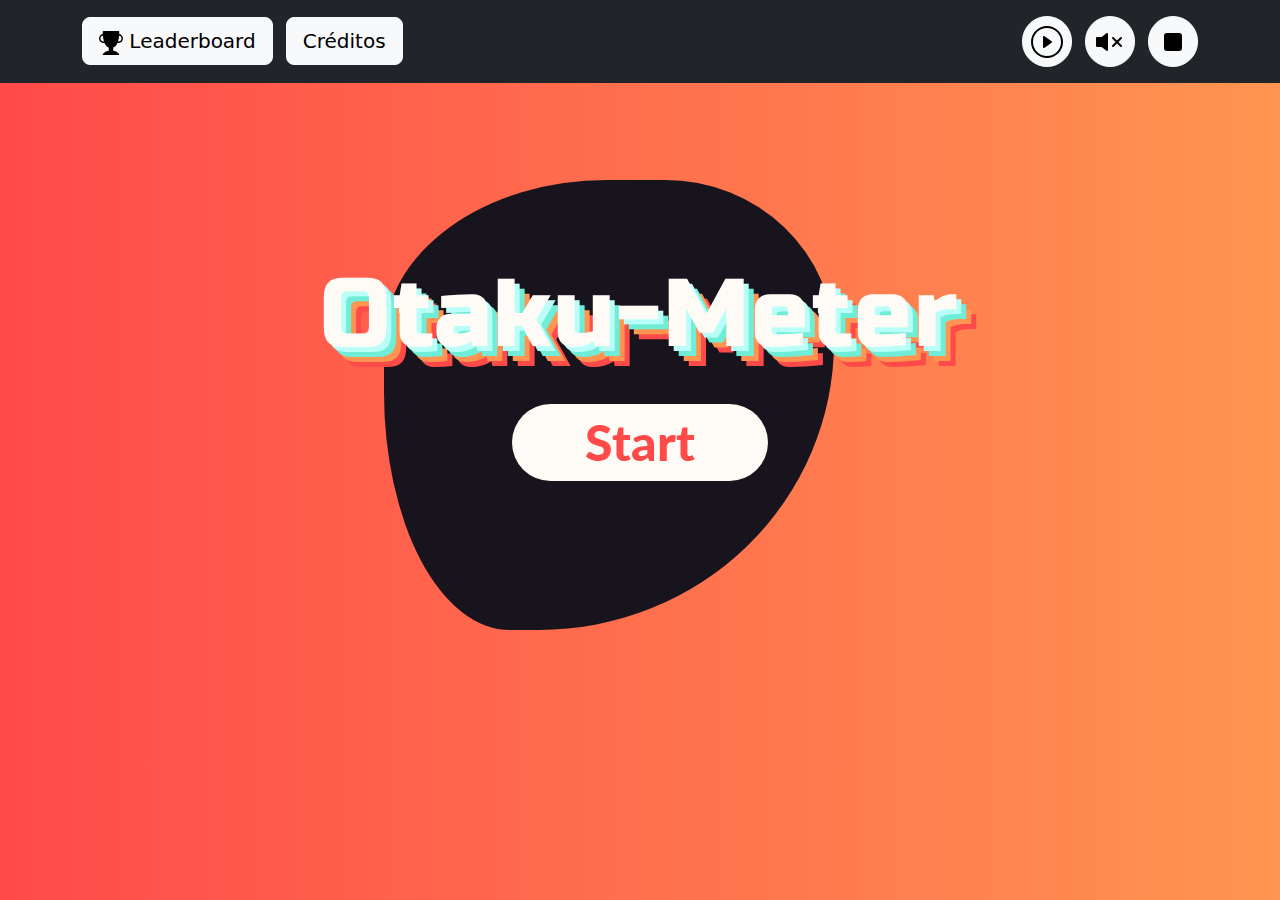
<file: public/index.html>
<!DOCTYPE html>
<html>
    <head>
        <meta charset="utf-8">
        <meta http-equiv="X-UA-Compatible" content="IE=edge">
        <title>Otaku-Meter</title>
        <meta name="description" content="">
        <meta name="viewport" content="width=device-width, initial-scale=1">
        <link rel="preconnect" href="https://fonts.googleapis.com">
        <link rel="preconnect" href="https://fonts.gstatic.com" crossorigin>
        <link href="https://fonts.googleapis.com/css2?family=Lato:ital,wght@0,100;0,300;0,400;0,700;0,900;1,100;1,300;1,400;1,700;1,900&family=Russo+One&display=swap" rel="stylesheet">
        <link href="https://cdn.jsdelivr.net/npm/bootstrap@5.3.3/dist/css/bootstrap.min.css" rel="stylesheet" integrity="sha384-QWTKZyjpPEjISv5WaRU9OFeRpok6YctnYmDr5pNlyT2bRjXh0JMhjY6hW+ALEwIH" crossorigin="anonymous">
        <link rel="stylesheet" href="./css/colors.css">
        <link rel="stylesheet" href="./css/start.css">
        <link rel="stylesheet" href="./css/fonts.css">
    </head>
    <body id="bootstrap-override" class="">
        <section id="start-page" class="slider-thumb">
            <nav class="py-3 bg-dark">
                <div class="container d-flex align-items-center justify-content-between">
                    <div>
                        <button id="leaderboard" class="btn btn-lg btn-light">
                            <svg xmlns="http://www.w3.org/2000/svg" width="24" height="24" fill="currentColor" class="bi bi-trophy-fill" viewBox="0 0 16 16">
                                <path d="M2.5.5A.5.5 0 0 1 3 0h10a.5.5 0 0 1 .5.5q0 .807-.034 1.536a3 3 0 1 1-1.133 5.89c-.79 1.865-1.878 2.777-2.833 3.011v2.173l1.425.356c.194.048.377.135.537.255L13.3 15.1a.5.5 0 0 1-.3.9H3a.5.5 0 0 1-.3-.9l1.838-1.379c.16-.12.343-.207.537-.255L6.5 13.11v-2.173c-.955-.234-2.043-1.146-2.833-3.012a3 3 0 1 1-1.132-5.89A33 33 0 0 1 2.5.5m.099 2.54a2 2 0 0 0 .72 3.935c-.333-1.05-.588-2.346-.72-3.935m10.083 3.935a2 2 0 0 0 .72-3.935c-.133 1.59-.388 2.885-.72 3.935"/>
                              </svg>
                            Leaderboard
                        </button>
                        <button id="credits" class="btn btn-lg btn-light mx-2">
                            Créditos
                        </button>
                    </div>
                    <div>
                        <audio id="audio" src="./assets/chikadance.mp3"></audio>
                        <button id="playPause" class="music-btn btn btn-lg p-2 btn-light rounded-5">
                            <svg xmlns="http://www.w3.org/2000/svg" width="32" height="32" fill="currentColor" class="bi bi-play-circle" viewBox="0 0 16 16">
                                <path d="M8 15A7 7 0 1 1 8 1a7 7 0 0 1 0 14m0 1A8 8 0 1 0 8 0a8 8 0 0 0 0 16"/>
                                <path d="M6.271 5.055a.5.5 0 0 1 .52.038l3.5 2.5a.5.5 0 0 1 0 .814l-3.5 2.5A.5.5 0 0 1 6 10.5v-5a.5.5 0 0 1 .271-.445"/>
                            </svg>
                        </button>
                        <button id="mute" class="music-btn btn btn-lg btn-light mx-2 p-2 rounded-5">
                            <svg xmlns="http://www.w3.org/2000/svg" width="32" height="32" fill="currentColor" class="bi bi-volume-mute-fill" viewBox="0 0 16 16">
                                <path d="M6.717 3.55A.5.5 0 0 1 7 4v8a.5.5 0 0 1-.812.39L3.825 10.5H1.5A.5.5 0 0 1 1 10V6a.5.5 0 0 1 .5-.5h2.325l2.363-1.89a.5.5 0 0 1 .529-.06m7.137 2.096a.5.5 0 0 1 0 .708L12.207 8l1.647 1.646a.5.5 0 0 1-.708.708L11.5 8.707l-1.646 1.647a.5.5 0 0 1-.708-.708L10.793 8 9.146 6.354a.5.5 0 1 1 .708-.708L11.5 7.293l1.646-1.647a.5.5 0 0 1 .708 0"/>
                            </svg>
                        </button>
                        <button id="stop" class="music-btn btn btn-lg btn-light p-2 rounded-5">
                            <svg xmlns="http://www.w3.org/2000/svg" width="32" height="32" fill="currentColor" class="bi bi-stop-fill" viewBox="0 0 16 16">
                                <path d="M5 3.5h6A1.5 1.5 0 0 1 12.5 5v6a1.5 1.5 0 0 1-1.5 1.5H5A1.5 1.5 0 0 1 3.5 11V5A1.5 1.5 0 0 1 5 3.5"/>
                            </svg>
                        </button>
                    </div>
                </div>
            </nav>
            <div class="title-page container d-flex align-items-center justify-content-center">
                <span class="game-title russo-one-regular">
                    Otaku-Meter
                </span>
                <button id="start" class="start-btn lato-black">Start</button>
            </div>
        </section>
        <script src="./js/start.js" async defer></script>
        <script src="./js/music.js"></script>
        <script src="https://cdn.jsdelivr.net/npm/bootstrap@5.3.3/dist/js/bootstrap.bundle.min.js" integrity="sha384-YvpcrYf0tY3lHB60NNkmXc5s9fDVZLESaAA55NDzOxhy9GkcIdslK1eN7N6jIeHz" crossorigin="anonymous"></script>
    </body>
</html>
</file>
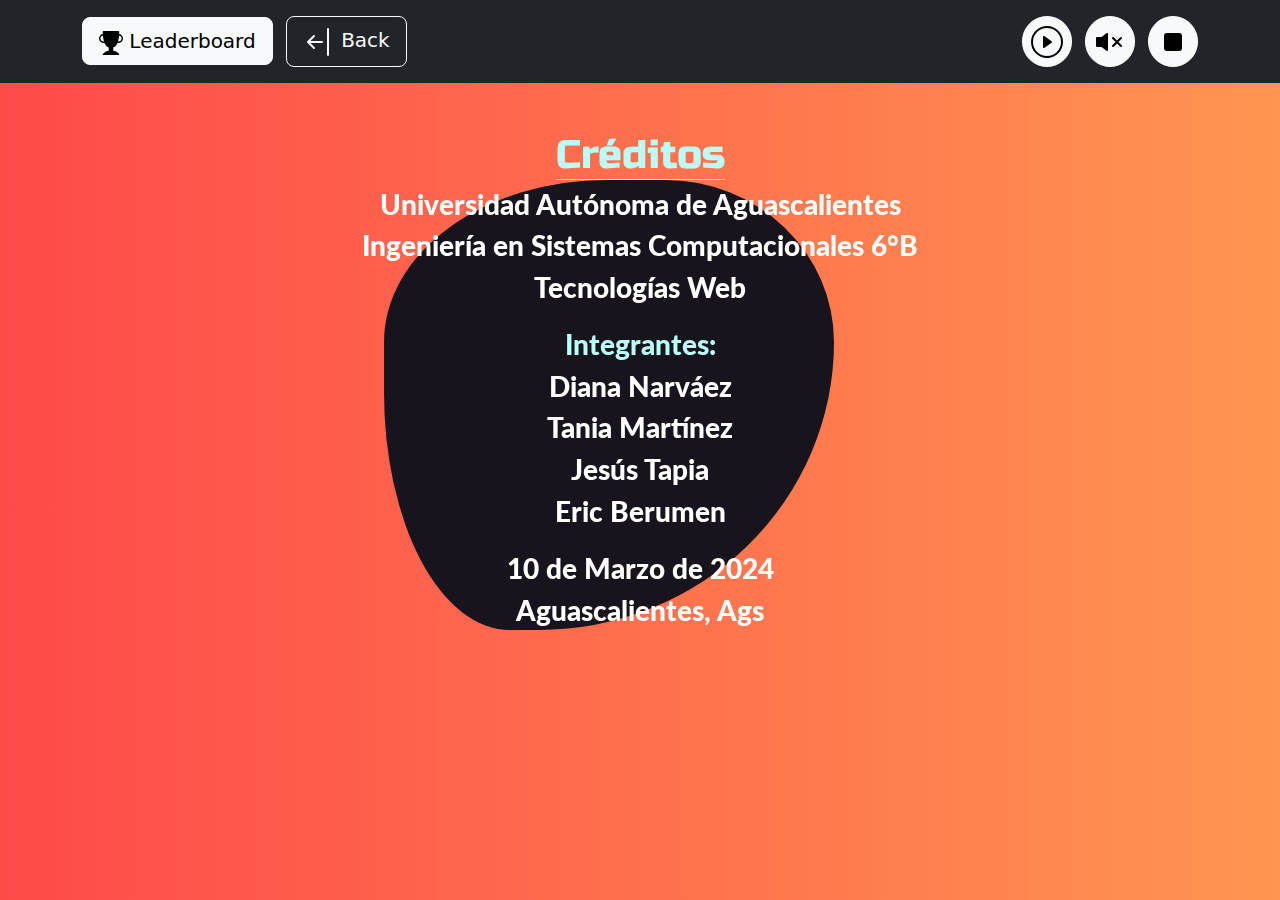
<file: public/credits.html>
<!DOCTYPE html>
<html>
    <head>
        <meta charset="utf-8">
        <meta http-equiv="X-UA-Compatible" content="IE=edge">
        <title>Otaku-Meter</title>
        <meta name="description" content="">
        <meta name="viewport" content="width=device-width, initial-scale=1">
        <link rel="preconnect" href="https://fonts.googleapis.com">
        <link rel="preconnect" href="https://fonts.gstatic.com" crossorigin>
        <link href="https://fonts.googleapis.com/css2?family=Lato:ital,wght@0,100;0,300;0,400;0,700;0,900;1,100;1,300;1,400;1,700;1,900&family=Russo+One&display=swap" rel="stylesheet">
        <link href="https://cdn.jsdelivr.net/npm/bootstrap@5.3.3/dist/css/bootstrap.min.css" rel="stylesheet" integrity="sha384-QWTKZyjpPEjISv5WaRU9OFeRpok6YctnYmDr5pNlyT2bRjXh0JMhjY6hW+ALEwIH" crossorigin="anonymous">
        <link rel="stylesheet" href="./css/colors.css">
        <link rel="stylesheet" href="./css/fonts.css">
        <link rel="stylesheet" href="./css/start.css">
    </head>
    <body id="bootstrap-override" class="">
        <section id="name-page" class="slider-thumb">
            <nav class="py-3 bg-dark">
                <div class="container d-flex align-items-center justify-content-between">
                    <div>
                        <button id="leaderboard" class="btn btn-lg btn-light">
                            <svg xmlns="http://www.w3.org/2000/svg" width="24" height="24" fill="currentColor" class="bi bi-trophy-fill" viewBox="0 0 16 16">
                                <path d="M2.5.5A.5.5 0 0 1 3 0h10a.5.5 0 0 1 .5.5q0 .807-.034 1.536a3 3 0 1 1-1.133 5.89c-.79 1.865-1.878 2.777-2.833 3.011v2.173l1.425.356c.194.048.377.135.537.255L13.3 15.1a.5.5 0 0 1-.3.9H3a.5.5 0 0 1-.3-.9l1.838-1.379c.16-.12.343-.207.537-.255L6.5 13.11v-2.173c-.955-.234-2.043-1.146-2.833-3.012a3 3 0 1 1-1.132-5.89A33 33 0 0 1 2.5.5m.099 2.54a2 2 0 0 0 .72 3.935c-.333-1.05-.588-2.346-.72-3.935m10.083 3.935a2 2 0 0 0 .72-3.935c-.133 1.59-.388 2.885-.72 3.935"/>
                              </svg>
                            Leaderboard
                        </button>
                        <button id="back" class="btn btn-lg btn-outline-light mx-2">
                            <svg xmlns="http://www.w3.org/2000/svg" width="32" height="32" fill="currentColor" class="bi bi-arrow-bar-left" viewBox="0 0 16 16">
                                <path fill-rule="evenodd" d="M12.5 15a.5.5 0 0 1-.5-.5v-13a.5.5 0 0 1 1 0v13a.5.5 0 0 1-.5.5M10 8a.5.5 0 0 1-.5.5H3.707l2.147 2.146a.5.5 0 0 1-.708.708l-3-3a.5.5 0 0 1 0-.708l3-3a.5.5 0 1 1 .708.708L3.707 7.5H9.5a.5.5 0 0 1 .5.5"/>
                            </svg>
                            Back
                        </button>
                    </div>
                    <div>
                        <audio id="audio" src="./assets/chikadance.mp3"></audio>
                        <button id="playPause" class="music-btn btn btn-lg p-2 btn-light rounded-5">
                            <svg xmlns="http://www.w3.org/2000/svg" width="32" height="32" fill="currentColor" class="bi bi-play-circle" viewBox="0 0 16 16">
                                <path d="M8 15A7 7 0 1 1 8 1a7 7 0 0 1 0 14m0 1A8 8 0 1 0 8 0a8 8 0 0 0 0 16"/>
                                <path d="M6.271 5.055a.5.5 0 0 1 .52.038l3.5 2.5a.5.5 0 0 1 0 .814l-3.5 2.5A.5.5 0 0 1 6 10.5v-5a.5.5 0 0 1 .271-.445"/>
                            </svg>
                        </button>
                        <button id="mute" class="music-btn btn btn-lg btn-light mx-2 p-2 rounded-5">
                            <svg xmlns="http://www.w3.org/2000/svg" width="32" height="32" fill="currentColor" class="bi bi-volume-mute-fill" viewBox="0 0 16 16">
                                <path d="M6.717 3.55A.5.5 0 0 1 7 4v8a.5.5 0 0 1-.812.39L3.825 10.5H1.5A.5.5 0 0 1 1 10V6a.5.5 0 0 1 .5-.5h2.325l2.363-1.89a.5.5 0 0 1 .529-.06m7.137 2.096a.5.5 0 0 1 0 .708L12.207 8l1.647 1.646a.5.5 0 0 1-.708.708L11.5 8.707l-1.646 1.647a.5.5 0 0 1-.708-.708L10.793 8 9.146 6.354a.5.5 0 1 1 .708-.708L11.5 7.293l1.646-1.647a.5.5 0 0 1 .708 0"/>
                            </svg>
                        </button>
                        <button id="stop" class="music-btn btn btn-lg btn-light p-2 rounded-5">
                            <svg xmlns="http://www.w3.org/2000/svg" width="32" height="32" fill="currentColor" class="bi bi-stop-fill" viewBox="0 0 16 16">
                                <path d="M5 3.5h6A1.5 1.5 0 0 1 12.5 5v6a1.5 1.5 0 0 1-1.5 1.5H5A1.5 1.5 0 0 1 3.5 11V5A1.5 1.5 0 0 1 5 3.5"/>
                            </svg>
                        </button>
                    </div>
                </div>
            </nav>
            <div class="container d-flex h-75 justify-content-center align-items-center flex-column mt-5">
                <span class="russo-one-regular h1 color1 border-bottom">Créditos</span>
                <span class="lato-black text-white h3">Universidad Autónoma de Aguascalientes</span>
                <span class="lato-black text-white h3">Ingeniería en Sistemas Computacionales 6°B</span>
                <span class="lato-black text-white h3 mb-4">Tecnologías Web</span>
                <span class="lato-black h3 color1">Integrantes:</span>
                <span class="lato-black text-white h3">Diana Narváez</span>
                <span class="lato-black text-white h3">Tania Martínez</span>
                <span class="lato-black text-white h3">Jesús Tapia</span>
                <span class="lato-black text-white h3 mb-4">Eric Berumen</span>
                <span class="lato-black text-white h3">10 de Marzo de 2024</span>
                <span class="lato-black text-white h3">Aguascalientes, Ags</span>
            </div>
        </section>
        <script src="./js/music.js"></script>
        <script src="https://cdn.jsdelivr.net/npm/bootstrap@5.3.3/dist/js/bootstrap.bundle.min.js" integrity="sha384-YvpcrYf0tY3lHB60NNkmXc5s9fDVZLESaAA55NDzOxhy9GkcIdslK1eN7N6jIeHz" crossorigin="anonymous"></script>
    </body>
</html>
</file>
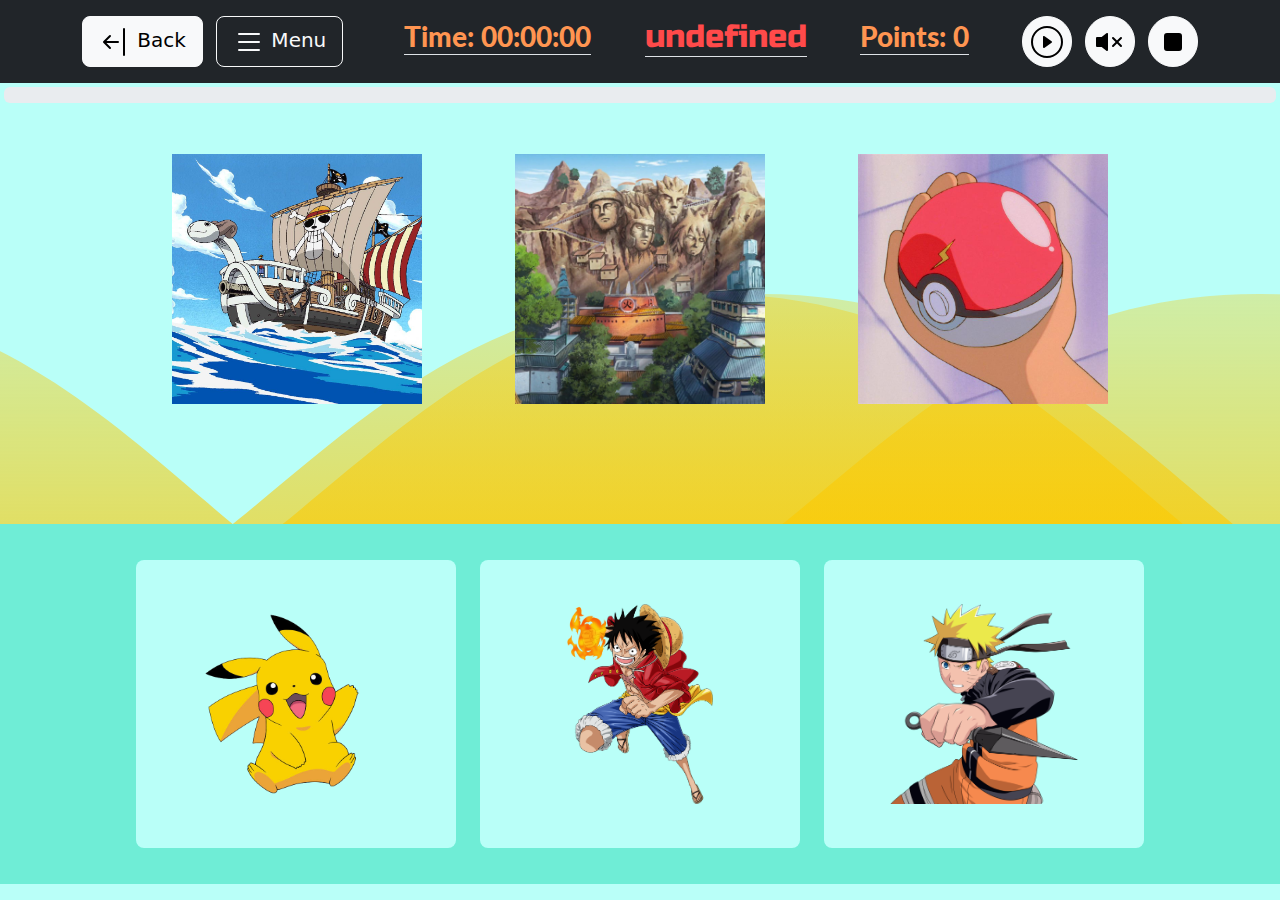
<file: public/easy.html>
<!DOCTYPE html>
<html>
    <head>
        <meta charset="utf-8">
        <meta http-equiv="X-UA-Compatible" content="IE=edge">
        <title>Otaku-Meter</title>
        <meta name="description" content="">
        <meta name="viewport" content="width=device-width, initial-scale=1">
        <link rel="preconnect" href="https://fonts.googleapis.com">
        <link rel="preconnect" href="https://fonts.gstatic.com" crossorigin>
        <link href="https://fonts.googleapis.com/css2?family=Lato:ital,wght@0,100;0,300;0,400;0,700;0,900;1,100;1,300;1,400;1,700;1,900&family=Russo+One&display=swap" rel="stylesheet">
        <link href="https://cdn.jsdelivr.net/npm/bootstrap@5.3.3/dist/css/bootstrap.min.css" rel="stylesheet" integrity="sha384-QWTKZyjpPEjISv5WaRU9OFeRpok6YctnYmDr5pNlyT2bRjXh0JMhjY6hW+ALEwIH" crossorigin="anonymous">
        <link rel="stylesheet" href="./css/colors.css">
        <link rel="stylesheet" href="./css/fonts.css">
        <link rel="stylesheet" href="./css/game.css">
    </head>
    <body id="bootstrap-override" class="">
        <section id="game-page" class="bg-color1">

            <nav class="py-3 bg-dark">
                <div class="container d-flex align-items-center justify-content-between">
                    <div>
                        <button id="setName" class="btn btn-lg btn-light">
                            <svg xmlns="http://www.w3.org/2000/svg" width="32" height="32" fill="currentColor" class="bi bi-arrow-bar-left" viewBox="0 0 16 16">
                                <path fill-rule="evenodd" d="M12.5 15a.5.5 0 0 1-.5-.5v-13a.5.5 0 0 1 1 0v13a.5.5 0 0 1-.5.5M10 8a.5.5 0 0 1-.5.5H3.707l2.147 2.146a.5.5 0 0 1-.708.708l-3-3a.5.5 0 0 1 0-.708l3-3a.5.5 0 1 1 .708.708L3.707 7.5H9.5a.5.5 0 0 1 .5.5"/>
                            </svg>
                            Back
                        </button>
                        <button id="menu" class="btn btn-lg btn-outline-light mx-2">
                            <svg xmlns="http://www.w3.org/2000/svg" width="32" height="32" fill="currentColor" class="bi bi-list" viewBox="0 0 16 16">
                                <path fill-rule="evenodd" d="M2.5 12a.5.5 0 0 1 .5-.5h10a.5.5 0 0 1 0 1H3a.5.5 0 0 1-.5-.5m0-4a.5.5 0 0 1 .5-.5h10a.5.5 0 0 1 0 1H3a.5.5 0 0 1-.5-.5m0-4a.5.5 0 0 1 .5-.5h10a.5.5 0 0 1 0 1H3a.5.5 0 0 1-.5-.5"/>
                            </svg>
                            Menu
                        </button>
                    </div>
                    <span id="time" class="h3 lato-black color3 border-bottom">Time: <span id="display">00:00:00</span></span>
                    <span id="name" class="h2 russo-one-regular color4 border-bottom">NoobMaster69</span>
                    <span class="h3 lato-black color3 border-bottom">Points: <span id="points">0</span></span>
                    <div>
                        <audio id="audio" src="./assets/chikadance.mp3"></audio>
                        <button id="playPause" class="music-btn btn btn-lg p-2 btn-light rounded-5">
                            <svg xmlns="http://www.w3.org/2000/svg" width="32" height="32" fill="currentColor" class="bi bi-play-circle" viewBox="0 0 16 16">
                                <path d="M8 15A7 7 0 1 1 8 1a7 7 0 0 1 0 14m0 1A8 8 0 1 0 8 0a8 8 0 0 0 0 16"/>
                                <path d="M6.271 5.055a.5.5 0 0 1 .52.038l3.5 2.5a.5.5 0 0 1 0 .814l-3.5 2.5A.5.5 0 0 1 6 10.5v-5a.5.5 0 0 1 .271-.445"/>
                            </svg>
                        </button>
                        <button id="mute" class="music-btn btn btn-lg btn-light mx-2 p-2 rounded-5">
                            <svg xmlns="http://www.w3.org/2000/svg" width="32" height="32" fill="currentColor" class="bi bi-volume-mute-fill" viewBox="0 0 16 16">
                                <path d="M6.717 3.55A.5.5 0 0 1 7 4v8a.5.5 0 0 1-.812.39L3.825 10.5H1.5A.5.5 0 0 1 1 10V6a.5.5 0 0 1 .5-.5h2.325l2.363-1.89a.5.5 0 0 1 .529-.06m7.137 2.096a.5.5 0 0 1 0 .708L12.207 8l1.647 1.646a.5.5 0 0 1-.708.708L11.5 8.707l-1.646 1.647a.5.5 0 0 1-.708-.708L10.793 8 9.146 6.354a.5.5 0 1 1 .708-.708L11.5 7.293l1.646-1.647a.5.5 0 0 1 .708 0"/>
                            </svg>
                        </button>
                        <button id="stop" class="music-btn btn btn-lg btn-light p-2 rounded-5">
                            <svg xmlns="http://www.w3.org/2000/svg" width="32" height="32" fill="currentColor" class="bi bi-stop-fill" viewBox="0 0 16 16">
                                <path d="M5 3.5h6A1.5 1.5 0 0 1 12.5 5v6a1.5 1.5 0 0 1-1.5 1.5H5A1.5 1.5 0 0 1 3.5 11V5A1.5 1.5 0 0 1 5 3.5"/>
                            </svg>
                        </button>
                    </div>
                </div>
            </nav>
            <div id="progress" class="p-1">
                <div class="progress" role="progressbar" aria-label="Animated striped example" aria-valuenow="0" aria-valuemin="0" aria-valuemax="100">
                    <div id="progressBar" class="progress-bar progress-bar-striped progress-bar-animated bg-info"></div>
                </div>
            </div>
            <section id="gameSection" class="bg-waves">
                <div id="dropsSection" class="container col-9 d-flex align-items-center justify-content-between">
                    <canvas id="dropBox1" height="250px" width="250px"></canvas>
                    <canvas id="dropBox2" height="250px" width="250px"></canvas>
                    <canvas id="dropBox3" height="250px" width="250px"></canvas>
                </div>
                <div id="namesSection" class="container col-10 d-flex align-items-center justify-content-between">
                    <span id="s1" class="h1 color2 russo-one-regular name col-4 text-center"></span>
                    <span id="s2" class="h1 color3 russo-one-regular name col-4 text-center"></span>
                    <span id="s3" class="h1 color4 russo-one-regular name col-4 text-center"></span>
                </div>
                <div id="dragsSection" class="bg-color2 d-flex align-items-center justify-content-center">
                    <div id="dragBox1" class="drag-box bg-color1 col-3 rounded-3 d-flex justify-content-center align-items-center">
                        
                    </div>
                    <div id="dragBox2" class="drag-box bg-color1 mx-4 col-3 rounded-3 d-flex justify-content-center align-items-center">

                    </div>
                    <div id="dragBox3" class="drag-box bg-color1 col-3 rounded-3 d-flex justify-content-center align-items-center">
                
                    </div>
                </div>
            </section>
        </section>
        <script src="./js/easy.js"></script>
        <script src="./js/music.js"></script>
        <script src="https://cdn.jsdelivr.net/npm/bootstrap@5.3.3/dist/js/bootstrap.bundle.min.js" integrity="sha384-YvpcrYf0tY3lHB60NNkmXc5s9fDVZLESaAA55NDzOxhy9GkcIdslK1eN7N6jIeHz" crossorigin="anonymous"></script>
    </body>
</html>
</file>
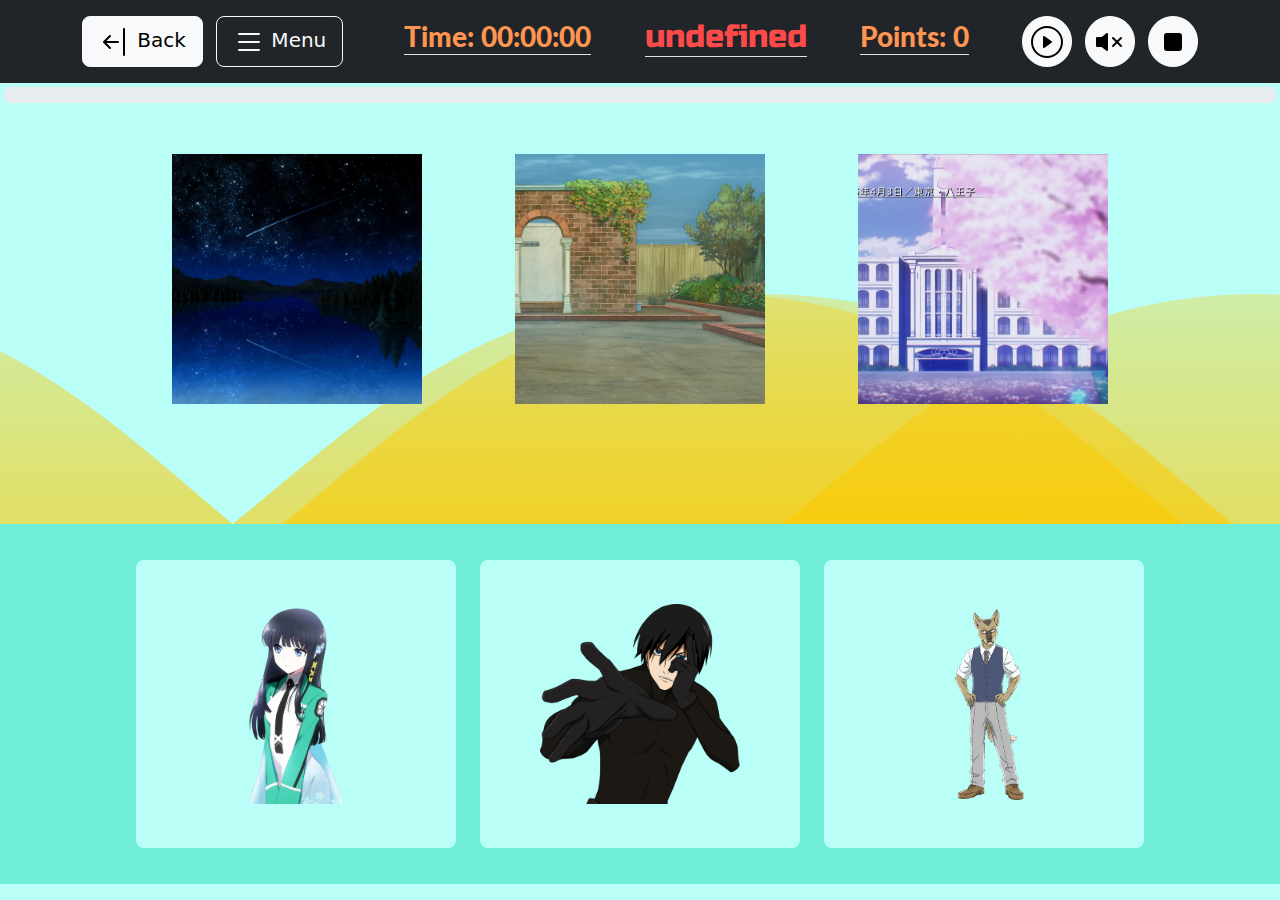
<file: public/hard.html>
<!DOCTYPE html>
<html>
    <head>
        <meta charset="utf-8">
        <meta http-equiv="X-UA-Compatible" content="IE=edge">
        <title>Otaku-Meter</title>
        <meta name="description" content="">
        <meta name="viewport" content="width=device-width, initial-scale=1">
        <link rel="preconnect" href="https://fonts.googleapis.com">
        <link rel="preconnect" href="https://fonts.gstatic.com" crossorigin>
        <link href="https://fonts.googleapis.com/css2?family=Lato:ital,wght@0,100;0,300;0,400;0,700;0,900;1,100;1,300;1,400;1,700;1,900&family=Russo+One&display=swap" rel="stylesheet">
        <link href="https://cdn.jsdelivr.net/npm/bootstrap@5.3.3/dist/css/bootstrap.min.css" rel="stylesheet" integrity="sha384-QWTKZyjpPEjISv5WaRU9OFeRpok6YctnYmDr5pNlyT2bRjXh0JMhjY6hW+ALEwIH" crossorigin="anonymous">
        <link rel="stylesheet" href="./css/colors.css">
        <link rel="stylesheet" href="./css/fonts.css">
        <link rel="stylesheet" href="./css/game.css">
    </head>
    <body id="bootstrap-override" class="">
        <section id="game-page" class="bg-color1">

            <nav class="py-3 bg-dark">
                <div class="container d-flex align-items-center justify-content-between">
                    <div>
                        <button id="setName" class="btn btn-lg btn-light">
                            <svg xmlns="http://www.w3.org/2000/svg" width="32" height="32" fill="currentColor" class="bi bi-arrow-bar-left" viewBox="0 0 16 16">
                                <path fill-rule="evenodd" d="M12.5 15a.5.5 0 0 1-.5-.5v-13a.5.5 0 0 1 1 0v13a.5.5 0 0 1-.5.5M10 8a.5.5 0 0 1-.5.5H3.707l2.147 2.146a.5.5 0 0 1-.708.708l-3-3a.5.5 0 0 1 0-.708l3-3a.5.5 0 1 1 .708.708L3.707 7.5H9.5a.5.5 0 0 1 .5.5"/>
                            </svg>
                            Back
                        </button>
                        <button id="menu" class="btn btn-lg btn-outline-light mx-2">
                            <svg xmlns="http://www.w3.org/2000/svg" width="32" height="32" fill="currentColor" class="bi bi-list" viewBox="0 0 16 16">
                                <path fill-rule="evenodd" d="M2.5 12a.5.5 0 0 1 .5-.5h10a.5.5 0 0 1 0 1H3a.5.5 0 0 1-.5-.5m0-4a.5.5 0 0 1 .5-.5h10a.5.5 0 0 1 0 1H3a.5.5 0 0 1-.5-.5m0-4a.5.5 0 0 1 .5-.5h10a.5.5 0 0 1 0 1H3a.5.5 0 0 1-.5-.5"/>
                            </svg>
                            Menu
                        </button>
                    </div>
                    <span id="time" class="h3 lato-black color3 border-bottom">Time: <span id="display">00:00:00</span></span>
                    <span id="name" class="h2 russo-one-regular color4 border-bottom">NoobMaster69</span>
                    <span class="h3 lato-black color3 border-bottom">Points: <span id="points">0</span></span>
                    <div>
                        <audio id="audio" src="./assets/chikadance.mp3"></audio>
                        <button id="playPause" class="music-btn btn btn-lg p-2 btn-light rounded-5">
                            <svg xmlns="http://www.w3.org/2000/svg" width="32" height="32" fill="currentColor" class="bi bi-play-circle" viewBox="0 0 16 16">
                                <path d="M8 15A7 7 0 1 1 8 1a7 7 0 0 1 0 14m0 1A8 8 0 1 0 8 0a8 8 0 0 0 0 16"/>
                                <path d="M6.271 5.055a.5.5 0 0 1 .52.038l3.5 2.5a.5.5 0 0 1 0 .814l-3.5 2.5A.5.5 0 0 1 6 10.5v-5a.5.5 0 0 1 .271-.445"/>
                            </svg>
                        </button>
                        <button id="mute" class="music-btn btn btn-lg btn-light mx-2 p-2 rounded-5">
                            <svg xmlns="http://www.w3.org/2000/svg" width="32" height="32" fill="currentColor" class="bi bi-volume-mute-fill" viewBox="0 0 16 16">
                                <path d="M6.717 3.55A.5.5 0 0 1 7 4v8a.5.5 0 0 1-.812.39L3.825 10.5H1.5A.5.5 0 0 1 1 10V6a.5.5 0 0 1 .5-.5h2.325l2.363-1.89a.5.5 0 0 1 .529-.06m7.137 2.096a.5.5 0 0 1 0 .708L12.207 8l1.647 1.646a.5.5 0 0 1-.708.708L11.5 8.707l-1.646 1.647a.5.5 0 0 1-.708-.708L10.793 8 9.146 6.354a.5.5 0 1 1 .708-.708L11.5 7.293l1.646-1.647a.5.5 0 0 1 .708 0"/>
                            </svg>
                        </button>
                        <button id="stop" class="music-btn btn btn-lg btn-light p-2 rounded-5">
                            <svg xmlns="http://www.w3.org/2000/svg" width="32" height="32" fill="currentColor" class="bi bi-stop-fill" viewBox="0 0 16 16">
                                <path d="M5 3.5h6A1.5 1.5 0 0 1 12.5 5v6a1.5 1.5 0 0 1-1.5 1.5H5A1.5 1.5 0 0 1 3.5 11V5A1.5 1.5 0 0 1 5 3.5"/>
                            </svg>
                        </button>
                    </div>
                </div>
            </nav>
            <div id="progress" class="p-1">
                <div class="progress" role="progressbar" aria-label="Animated striped example" aria-valuenow="0" aria-valuemin="0" aria-valuemax="100">
                    <div id="progressBar" class="progress-bar progress-bar-striped progress-bar-animated bg-info"></div>
                </div>
            </div>
            <section id="gameSection" class="bg-waves">
                <div id="dropsSection" class="container col-9 d-flex align-items-center justify-content-between">
                    <canvas id="dropBox1" height="250px" width="250px"></canvas>
                    <canvas id="dropBox2" height="250px" width="250px"></canvas>
                    <canvas id="dropBox3" height="250px" width="250px"></canvas>
                </div>
                <div id="namesSection" class="container col-10 d-flex align-items-center justify-content-between">
                    <span id="s1" class="h1 color2 russo-one-regular name col-4 text-center"></span>
                    <span id="s2" class="h1 color3 russo-one-regular name col-4 text-center"></span>
                    <span id="s3" class="h1 color4 russo-one-regular name col-4 text-center"></span>
                </div>
                <div id="dragsSection" class="bg-color2 d-flex align-items-center justify-content-center">
                    <div id="dragBox1" class="drag-box bg-color1 col-3 rounded-3 d-flex justify-content-center align-items-center">
                        
                    </div>
                    <div id="dragBox2" class="drag-box bg-color1 mx-4 col-3 rounded-3 d-flex justify-content-center align-items-center">

                    </div>
                    <div id="dragBox3" class="drag-box bg-color1 col-3 rounded-3 d-flex justify-content-center align-items-center">
                
                    </div>
                </div>
            </section>
        </section>
        <script src="./js/hard.js"></script>
        <script src="./js/music.js"></script>
        <script src="https://cdn.jsdelivr.net/npm/bootstrap@5.3.3/dist/js/bootstrap.bundle.min.js" integrity="sha384-YvpcrYf0tY3lHB60NNkmXc5s9fDVZLESaAA55NDzOxhy9GkcIdslK1eN7N6jIeHz" crossorigin="anonymous"></script>
    </body>
</html>
</file>
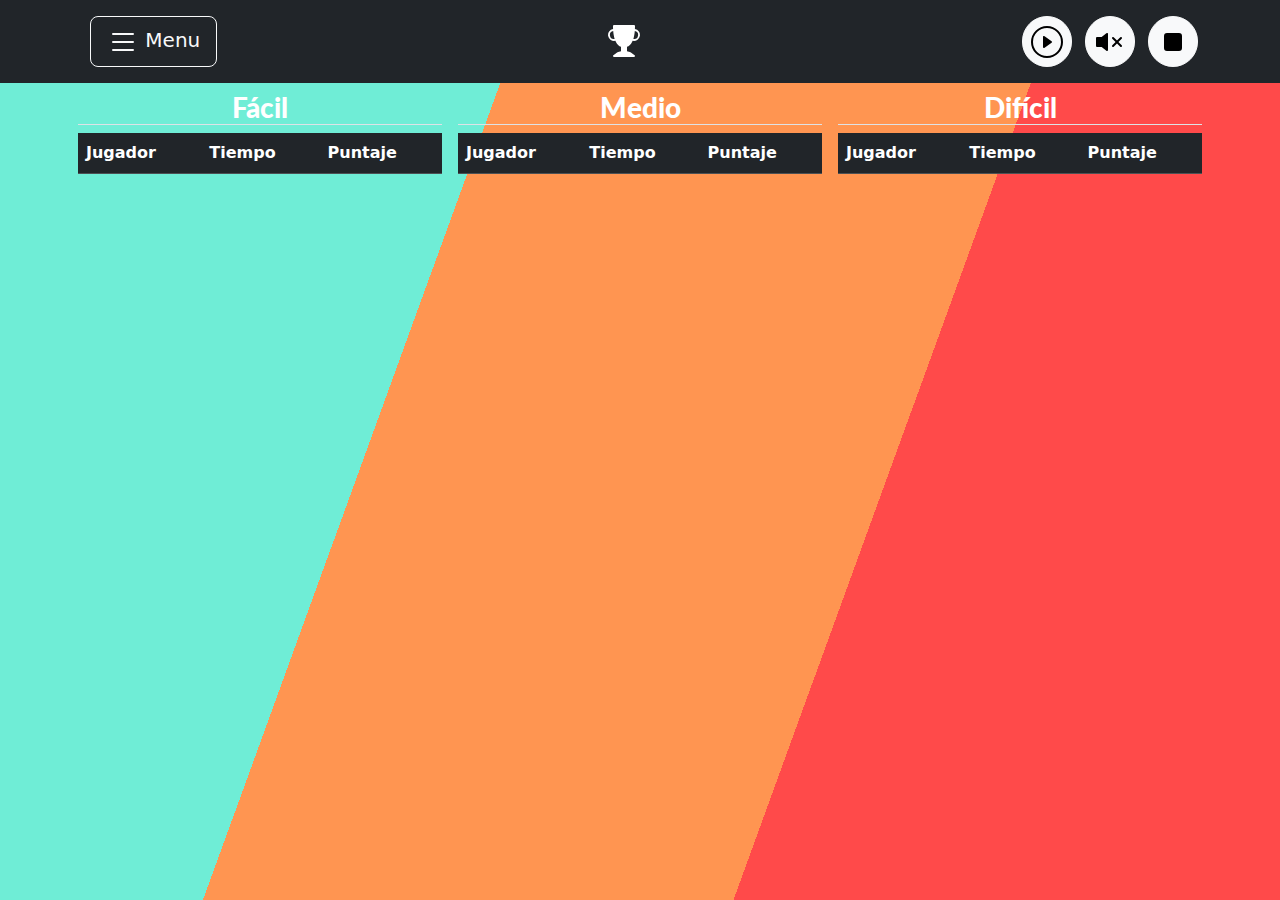
<file: public/leaderboard.html>
<!DOCTYPE html>
<html>
    <head>
        <meta charset="utf-8">
        <meta http-equiv="X-UA-Compatible" content="IE=edge">
        <title>Otaku-Meter</title>
        <meta name="description" content="">
        <meta name="viewport" content="width=device-width, initial-scale=1">
        <link rel="preconnect" href="https://fonts.googleapis.com">
        <link rel="preconnect" href="https://fonts.gstatic.com" crossorigin>
        <link href="https://fonts.googleapis.com/css2?family=Lato:ital,wght@0,100;0,300;0,400;0,700;0,900;1,100;1,300;1,400;1,700;1,900&family=Russo+One&display=swap" rel="stylesheet">
        <link href="https://cdn.jsdelivr.net/npm/bootstrap@5.3.3/dist/css/bootstrap.min.css" rel="stylesheet" integrity="sha384-QWTKZyjpPEjISv5WaRU9OFeRpok6YctnYmDr5pNlyT2bRjXh0JMhjY6hW+ALEwIH" crossorigin="anonymous">
        <link rel="stylesheet" href="./css/colors.css">
        <link rel="stylesheet" href="./css/fonts.css">
        <link rel="stylesheet" href="./css/leaderboard.css">
    </head>
    <body id="bootstrap-override" class="">
        <section id="leaderboard-page" class="bg-color4">
            <nav class="py-3 bg-dark">
                <div class="container d-flex align-items-center justify-content-between">
                    <div>
                        <button id="menu" class="btn btn-lg btn-outline-light mx-2">
                            <svg xmlns="http://www.w3.org/2000/svg" width="32" height="32" fill="currentColor" class="bi bi-list" viewBox="0 0 16 16">
                                <path fill-rule="evenodd" d="M2.5 12a.5.5 0 0 1 .5-.5h10a.5.5 0 0 1 0 1H3a.5.5 0 0 1-.5-.5m0-4a.5.5 0 0 1 .5-.5h10a.5.5 0 0 1 0 1H3a.5.5 0 0 1-.5-.5m0-4a.5.5 0 0 1 .5-.5h10a.5.5 0 0 1 0 1H3a.5.5 0 0 1-.5-.5"/>
                            </svg>
                            Menu
                        </button>
                    </div>
                    <svg xmlns="http://www.w3.org/2000/svg" width="32" height="32" fill="currentColor" class="bi bi-trophy-fill text-white m-0" viewBox="0 0 16 16">
                        <path d="M2.5.5A.5.5 0 0 1 3 0h10a.5.5 0 0 1 .5.5q0 .807-.034 1.536a3 3 0 1 1-1.133 5.89c-.79 1.865-1.878 2.777-2.833 3.011v2.173l1.425.356c.194.048.377.135.537.255L13.3 15.1a.5.5 0 0 1-.3.9H3a.5.5 0 0 1-.3-.9l1.838-1.379c.16-.12.343-.207.537-.255L6.5 13.11v-2.173c-.955-.234-2.043-1.146-2.833-3.012a3 3 0 1 1-1.132-5.89A33 33 0 0 1 2.5.5m.099 2.54a2 2 0 0 0 .72 3.935c-.333-1.05-.588-2.346-.72-3.935m10.083 3.935a2 2 0 0 0 .72-3.935c-.133 1.59-.388 2.885-.72 3.935"/>
                    </svg>
                    <div>
                        <audio id="audio" src="./assets/chikadance.mp3"></audio>
                        <button id="playPause" class="music-btn btn btn-lg p-2 btn-light rounded-5">
                            <svg xmlns="http://www.w3.org/2000/svg" width="32" height="32" fill="currentColor" class="bi bi-play-circle" viewBox="0 0 16 16">
                                <path d="M8 15A7 7 0 1 1 8 1a7 7 0 0 1 0 14m0 1A8 8 0 1 0 8 0a8 8 0 0 0 0 16"/>
                                <path d="M6.271 5.055a.5.5 0 0 1 .52.038l3.5 2.5a.5.5 0 0 1 0 .814l-3.5 2.5A.5.5 0 0 1 6 10.5v-5a.5.5 0 0 1 .271-.445"/>
                            </svg>
                        </button>
                        <button id="mute" class="music-btn btn btn-lg btn-light mx-2 p-2 rounded-5">
                            <svg xmlns="http://www.w3.org/2000/svg" width="32" height="32" fill="currentColor" class="bi bi-volume-mute-fill" viewBox="0 0 16 16">
                                <path d="M6.717 3.55A.5.5 0 0 1 7 4v8a.5.5 0 0 1-.812.39L3.825 10.5H1.5A.5.5 0 0 1 1 10V6a.5.5 0 0 1 .5-.5h2.325l2.363-1.89a.5.5 0 0 1 .529-.06m7.137 2.096a.5.5 0 0 1 0 .708L12.207 8l1.647 1.646a.5.5 0 0 1-.708.708L11.5 8.707l-1.646 1.647a.5.5 0 0 1-.708-.708L10.793 8 9.146 6.354a.5.5 0 1 1 .708-.708L11.5 7.293l1.646-1.647a.5.5 0 0 1 .708 0"/>
                            </svg>
                        </button>
                        <button id="stop" class="music-btn btn btn-lg btn-light p-2 rounded-5">
                            <svg xmlns="http://www.w3.org/2000/svg" width="32" height="32" fill="currentColor" class="bi bi-stop-fill" viewBox="0 0 16 16">
                                <path d="M5 3.5h6A1.5 1.5 0 0 1 12.5 5v6a1.5 1.5 0 0 1-1.5 1.5H5A1.5 1.5 0 0 1 3.5 11V5A1.5 1.5 0 0 1 5 3.5"/>
                            </svg>
                        </button>
                    </div>
                </div>
            </nav>
            <div class="container">
                <div class="row">
                    <div class="col-md-4 p-2">
                        <h3 class="lato-black text-center border-bottom">Fácil</h3>
                        <table class="table table-dark table-hover">
                            <thead>
                                <th>Jugador</th>
                                <th>Tiempo</th>
                                <th>Puntaje</th>
                            </thead>
                            <tbody id="easyTable">

                            </tbody>
                        </table>
                    </div>
                    <div class="col-md-4 p-2">
                        <h3 class="lato-black text-center border-bottom">Medio</h3>
                        <table class="table table-dark table-hover">
                            <thead>
                                <th>Jugador</th>
                                <th>Tiempo</th>
                                <th>Puntaje</th>
                            </thead>
                            <tbody id="mediumTable">

                            </tbody>
                        </table>
                    </div>
                    <div class="col-md-4 p-2">
                        <h3 class="lato-black text-center border-bottom">Difícil</h3>
                        <table class="table table-dark table-hover">
                            <thead>
                                <th>Jugador</th>
                                <th>Tiempo</th>
                                <th>Puntaje</th>
                            </thead>
                            <tbody id="hardTable">

                            </tbody>
                        </table>
                    </div>
                </div>
            </div>
        </section>
        <script src="./js/music.js"></script>
        <script src="./js/leaderboard.js"></script>
        <script src="https://cdn.jsdelivr.net/npm/bootstrap@5.3.3/dist/js/bootstrap.bundle.min.js" integrity="sha384-YvpcrYf0tY3lHB60NNkmXc5s9fDVZLESaAA55NDzOxhy9GkcIdslK1eN7N6jIeHz" crossorigin="anonymous"></script>
    </body>
</html>
</file>
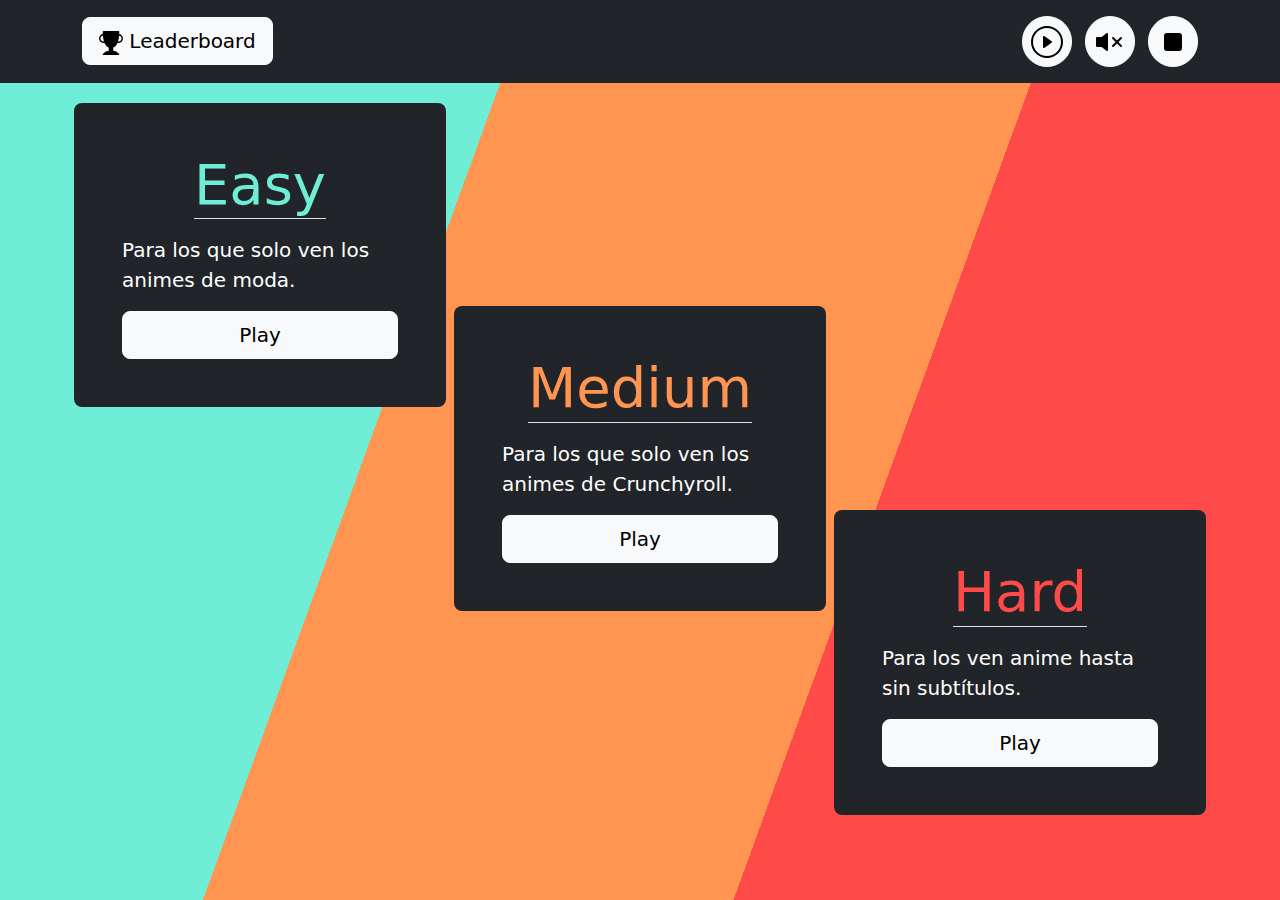
<file: public/levels.html>
<!DOCTYPE html>
<html>
    <head>
        <meta charset="utf-8">
        <meta http-equiv="X-UA-Compatible" content="IE=edge">
        <title>Otaku-Meter</title>
        <meta name="description" content="">
        <meta name="viewport" content="width=device-width, initial-scale=1">
        <link rel="preconnect" href="https://fonts.googleapis.com">
        <link rel="preconnect" href="https://fonts.gstatic.com" crossorigin>
        <link href="https://fonts.googleapis.com/css2?family=Lato:ital,wght@0,100;0,300;0,400;0,700;0,900;1,100;1,300;1,400;1,700;1,900&family=Russo+One&display=swap" rel="stylesheet">
        <link href="https://cdn.jsdelivr.net/npm/bootstrap@5.3.3/dist/css/bootstrap.min.css" rel="stylesheet" integrity="sha384-QWTKZyjpPEjISv5WaRU9OFeRpok6YctnYmDr5pNlyT2bRjXh0JMhjY6hW+ALEwIH" crossorigin="anonymous">
        <link rel="stylesheet" href="./css/colors.css">
        <link rel="stylesheet" href="./css/fonts.css">
        <link rel="stylesheet" href="./css/levels.css">
    </head>
    <body id="bootstrap-override" class="">
        <section id="levels-page" class="">
            <nav class="py-3 bg-dark">
                <div class="container d-flex align-items-center justify-content-between">
                    <button id="leaderboard" class="btn btn-lg btn-light">
                        <svg xmlns="http://www.w3.org/2000/svg" width="24" height="24" fill="currentColor" class="bi bi-trophy-fill" viewBox="0 0 16 16">
                            <path d="M2.5.5A.5.5 0 0 1 3 0h10a.5.5 0 0 1 .5.5q0 .807-.034 1.536a3 3 0 1 1-1.133 5.89c-.79 1.865-1.878 2.777-2.833 3.011v2.173l1.425.356c.194.048.377.135.537.255L13.3 15.1a.5.5 0 0 1-.3.9H3a.5.5 0 0 1-.3-.9l1.838-1.379c.16-.12.343-.207.537-.255L6.5 13.11v-2.173c-.955-.234-2.043-1.146-2.833-3.012a3 3 0 1 1-1.132-5.89A33 33 0 0 1 2.5.5m.099 2.54a2 2 0 0 0 .72 3.935c-.333-1.05-.588-2.346-.72-3.935m10.083 3.935a2 2 0 0 0 .72-3.935c-.133 1.59-.388 2.885-.72 3.935"/>
                          </svg>
                        Leaderboard
                    </button>
                    <div>
                        <audio id="audio" src="./assets/chikadance.mp3"></audio>
                        <button id="playPause" class="music-btn btn btn-lg p-2 btn-light rounded-5">
                            <svg xmlns="http://www.w3.org/2000/svg" width="32" height="32" fill="currentColor" class="bi bi-play-circle" viewBox="0 0 16 16">
                                <path d="M8 15A7 7 0 1 1 8 1a7 7 0 0 1 0 14m0 1A8 8 0 1 0 8 0a8 8 0 0 0 0 16"/>
                                <path d="M6.271 5.055a.5.5 0 0 1 .52.038l3.5 2.5a.5.5 0 0 1 0 .814l-3.5 2.5A.5.5 0 0 1 6 10.5v-5a.5.5 0 0 1 .271-.445"/>
                            </svg>
                        </button>
                        <button id="mute" class="music-btn btn btn-lg btn-light mx-2 p-2 rounded-5">
                            <svg xmlns="http://www.w3.org/2000/svg" width="32" height="32" fill="currentColor" class="bi bi-volume-mute-fill" viewBox="0 0 16 16">
                                <path d="M6.717 3.55A.5.5 0 0 1 7 4v8a.5.5 0 0 1-.812.39L3.825 10.5H1.5A.5.5 0 0 1 1 10V6a.5.5 0 0 1 .5-.5h2.325l2.363-1.89a.5.5 0 0 1 .529-.06m7.137 2.096a.5.5 0 0 1 0 .708L12.207 8l1.647 1.646a.5.5 0 0 1-.708.708L11.5 8.707l-1.646 1.647a.5.5 0 0 1-.708-.708L10.793 8 9.146 6.354a.5.5 0 1 1 .708-.708L11.5 7.293l1.646-1.647a.5.5 0 0 1 .708 0"/>
                            </svg>
                        </button>
                        <button id="stop" class="music-btn btn btn-lg btn-light p-2 rounded-5">
                            <svg xmlns="http://www.w3.org/2000/svg" width="32" height="32" fill="currentColor" class="bi bi-stop-fill" viewBox="0 0 16 16">
                                <path d="M5 3.5h6A1.5 1.5 0 0 1 12.5 5v6a1.5 1.5 0 0 1-1.5 1.5H5A1.5 1.5 0 0 1 3.5 11V5A1.5 1.5 0 0 1 5 3.5"/>
                            </svg>
                        </button>
                    </div>
                </div>
            </nav>
            <div class="container pt-3 levels">
                <div class="row justify-content-between levels">
                    <div class="col-4 p-1 align-self-start">
                        <div class="p-5 rounded-3 bg-dark d-flex flex-column align-items-center justify-content-center ">
                            <span class="color2 display-4 border-bottom mb-3">Easy</span>
                            <p class="lead">
                                Para los que solo ven los animes de moda.
                            </p>
                            <button id="easy" class="btn btn-light btn-lg w-100">Play</button>
                        </div>
                    </div>
                    <div class="col-4 p-1 align-self-center">
                        <div class="p-5 rounded-3 bg-dark d-flex flex-column align-items-center justify-content-center ">
                            <span class="color3 display-4 border-bottom mb-3">Medium</span>
                            <p class="lead">
                                Para los que solo ven los animes de Crunchyroll.
                            </p>
                            <button id="medium" class="btn btn-light btn-lg w-100">Play</button>
                        </div>
                    </div>
                    <div class="col-4 p-1 align-self-end">
                        <div class="p-5 rounded-3 bg-dark d-flex flex-column align-items-center justify-content-center ">
                            <span class="color4 display-4 border-bottom mb-3">Hard</span>
                            <p class="lead">
                                Para los ven anime hasta sin subtítulos.
                            </p>
                            <button id="hard" class="btn btn-light btn-lg w-100">Play</button>
                        </div>
                    </div>
                </div>
            </div>
        </section>
        <script src="./js/music.js"></script>
        <script src="./js/levels.js"></script>
        <script src="https://cdn.jsdelivr.net/npm/bootstrap@5.3.3/dist/js/bootstrap.bundle.min.js" integrity="sha384-YvpcrYf0tY3lHB60NNkmXc5s9fDVZLESaAA55NDzOxhy9GkcIdslK1eN7N6jIeHz" crossorigin="anonymous"></script>
    </body>
</html>
</file>
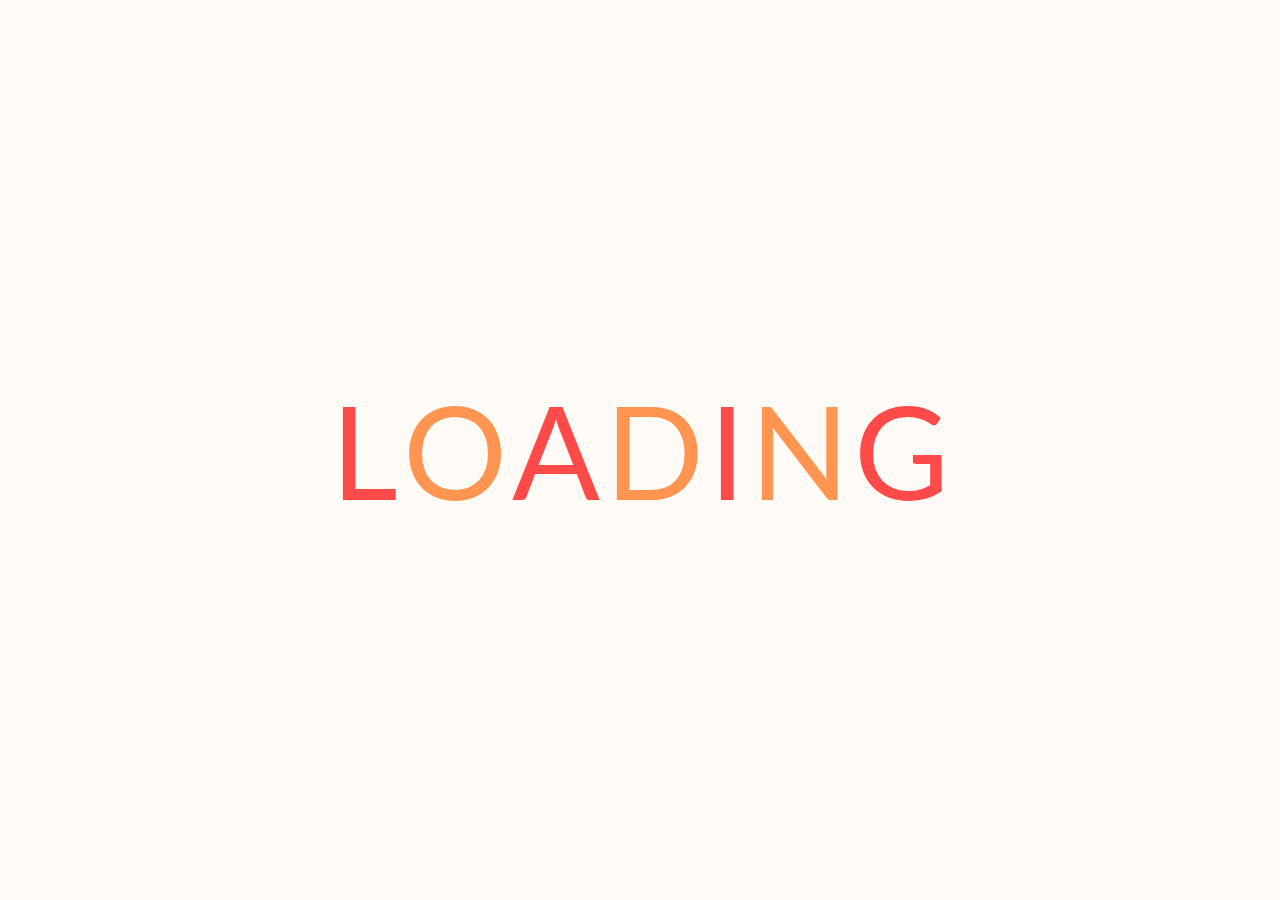
<file: public/loader.html>
<!DOCTYPE html>
<html>
    <head>
        <meta charset="utf-8">
        <meta http-equiv="X-UA-Compatible" content="IE=edge">
        <title>Otaku-Meter</title>
        <meta name="description" content="">
        <meta name="viewport" content="width=device-width, initial-scale=1">
        <link rel="preconnect" href="https://fonts.googleapis.com">
        <link rel="preconnect" href="https://fonts.gstatic.com" crossorigin>
        <link href="https://fonts.googleapis.com/css2?family=Lato:ital,wght@0,100;0,300;0,400;0,700;0,900;1,100;1,300;1,400;1,700;1,900&family=Russo+One&display=swap" rel="stylesheet">
        <link href="https://cdn.jsdelivr.net/npm/bootstrap@5.3.3/dist/css/bootstrap.min.css" rel="stylesheet" integrity="sha384-QWTKZyjpPEjISv5WaRU9OFeRpok6YctnYmDr5pNlyT2bRjXh0JMhjY6hW+ALEwIH" crossorigin="anonymous">
        <link rel="stylesheet" href="./css/colors.css">
        <link rel="stylesheet" href="./css/fonts.css">
        <link rel="stylesheet" href="./css/loader.css">
    </head>
    <body id="bootstrap-override" class="bg-color">
        <div class="loader">
			<span class="color4">L</span>
			<span class="color3">O</span>
			<span class="color4">A</span>
			<span class="color3">D</span>
			<span class="color4">I</span>
			<span class="color3">N</span>
			<span class="color4">G</span>
		</div>
        <script src="./js/load.js" async defer></script>
        <script src="https://cdn.jsdelivr.net/npm/bootstrap@5.3.3/dist/js/bootstrap.bundle.min.js" integrity="sha384-YvpcrYf0tY3lHB60NNkmXc5s9fDVZLESaAA55NDzOxhy9GkcIdslK1eN7N6jIeHz" crossorigin="anonymous"></script>
    </body>
</html>
</file>
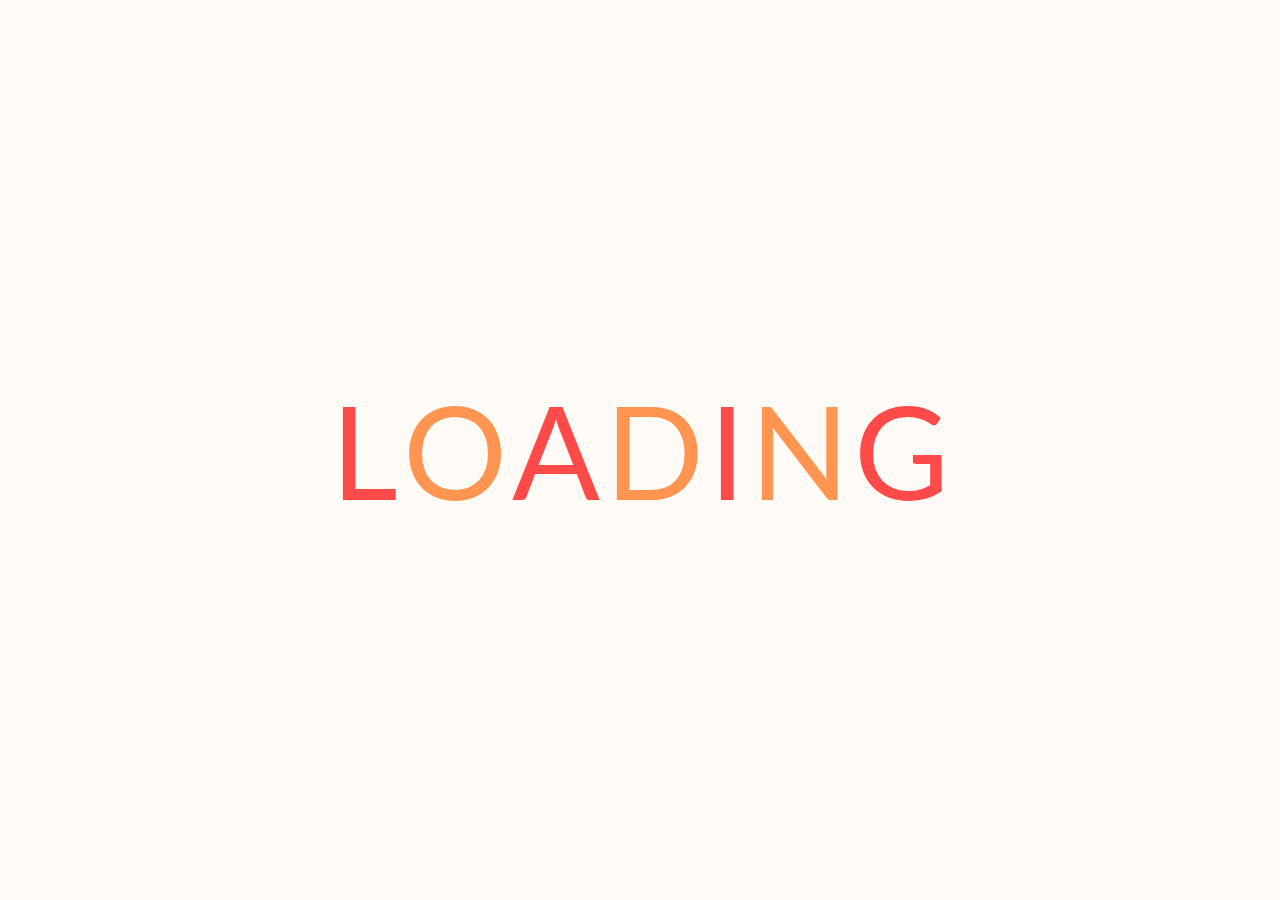
<file: public/loadwin.html>
<!DOCTYPE html>
<html>
    <head>
        <meta charset="utf-8">
        <meta http-equiv="X-UA-Compatible" content="IE=edge">
        <title>Otaku-Meter</title>
        <meta name="description" content="">
        <meta name="viewport" content="width=device-width, initial-scale=1">
        <link rel="preconnect" href="https://fonts.googleapis.com">
        <link rel="preconnect" href="https://fonts.gstatic.com" crossorigin>
        <link href="https://fonts.googleapis.com/css2?family=Lato:ital,wght@0,100;0,300;0,400;0,700;0,900;1,100;1,300;1,400;1,700;1,900&family=Russo+One&display=swap" rel="stylesheet">
        <link href="https://cdn.jsdelivr.net/npm/bootstrap@5.3.3/dist/css/bootstrap.min.css" rel="stylesheet" integrity="sha384-QWTKZyjpPEjISv5WaRU9OFeRpok6YctnYmDr5pNlyT2bRjXh0JMhjY6hW+ALEwIH" crossorigin="anonymous">
        <link rel="stylesheet" href="./css/colors.css">
        <link rel="stylesheet" href="./css/fonts.css">
        <link rel="stylesheet" href="./css/loader.css">
    </head>
    <body id="bootstrap-override" class="bg-color">
        <div class="loader">
			<span class="color4">L</span>
			<span class="color3">O</span>
			<span class="color4">A</span>
			<span class="color3">D</span>
			<span class="color4">I</span>
			<span class="color3">N</span>
			<span class="color4">G</span>
		</div>
        <script src="./js/loadwin.js" async defer></script>
        <script src="https://cdn.jsdelivr.net/npm/bootstrap@5.3.3/dist/js/bootstrap.bundle.min.js" integrity="sha384-YvpcrYf0tY3lHB60NNkmXc5s9fDVZLESaAA55NDzOxhy9GkcIdslK1eN7N6jIeHz" crossorigin="anonymous"></script>
    </body>
</html>
</file>
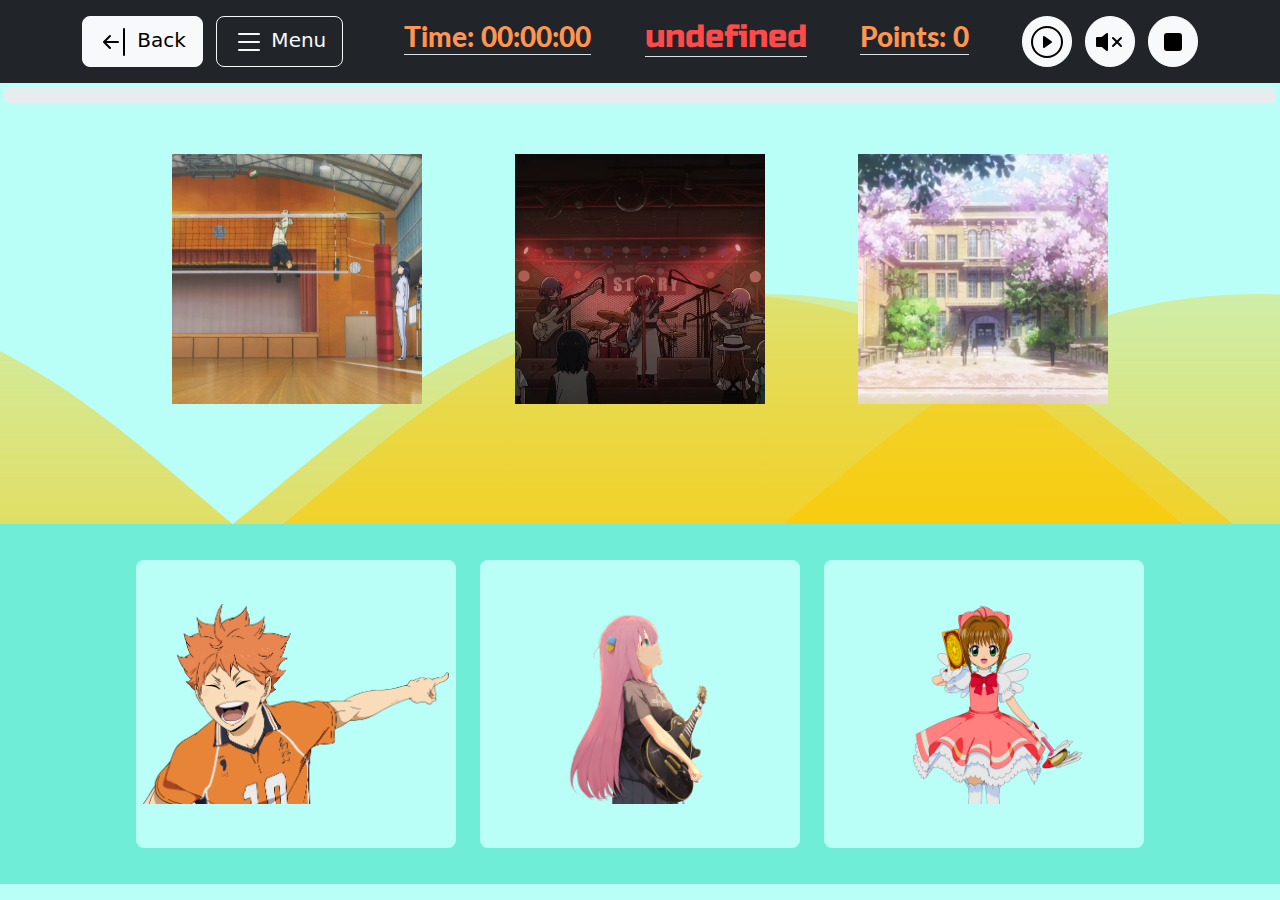
<file: public/medium.html>
<!DOCTYPE html>
<html>
    <head>
        <meta charset="utf-8">
        <meta http-equiv="X-UA-Compatible" content="IE=edge">
        <title></title>
        <meta name="description" content="">
        <meta name="viewport" content="width=device-width, initial-scale=1">
        <link rel="preconnect" href="https://fonts.googleapis.com">
        <link rel="preconnect" href="https://fonts.gstatic.com" crossorigin>
        <link href="https://fonts.googleapis.com/css2?family=Lato:ital,wght@0,100;0,300;0,400;0,700;0,900;1,100;1,300;1,400;1,700;1,900&family=Russo+One&display=swap" rel="stylesheet">
        <link href="https://cdn.jsdelivr.net/npm/bootstrap@5.3.3/dist/css/bootstrap.min.css" rel="stylesheet" integrity="sha384-QWTKZyjpPEjISv5WaRU9OFeRpok6YctnYmDr5pNlyT2bRjXh0JMhjY6hW+ALEwIH" crossorigin="anonymous">
        <link rel="stylesheet" href="./css/colors.css">
        <link rel="stylesheet" href="./css/fonts.css">
        <link rel="stylesheet" href="./css/game.css">
    </head>
    <body id="bootstrap-override" class="">
        <section id="game-page" class="bg-color1">

            <nav class="py-3 bg-dark">
                <div class="container d-flex align-items-center justify-content-between">
                    <div>
                        <button id="setName" class="btn btn-lg btn-light">
                            <svg xmlns="http://www.w3.org/2000/svg" width="32" height="32" fill="currentColor" class="bi bi-arrow-bar-left" viewBox="0 0 16 16">
                                <path fill-rule="evenodd" d="M12.5 15a.5.5 0 0 1-.5-.5v-13a.5.5 0 0 1 1 0v13a.5.5 0 0 1-.5.5M10 8a.5.5 0 0 1-.5.5H3.707l2.147 2.146a.5.5 0 0 1-.708.708l-3-3a.5.5 0 0 1 0-.708l3-3a.5.5 0 1 1 .708.708L3.707 7.5H9.5a.5.5 0 0 1 .5.5"/>
                            </svg>
                            Back
                        </button>
                        <button id="menu" class="btn btn-lg btn-outline-light mx-2">
                            <svg xmlns="http://www.w3.org/2000/svg" width="32" height="32" fill="currentColor" class="bi bi-list" viewBox="0 0 16 16">
                                <path fill-rule="evenodd" d="M2.5 12a.5.5 0 0 1 .5-.5h10a.5.5 0 0 1 0 1H3a.5.5 0 0 1-.5-.5m0-4a.5.5 0 0 1 .5-.5h10a.5.5 0 0 1 0 1H3a.5.5 0 0 1-.5-.5m0-4a.5.5 0 0 1 .5-.5h10a.5.5 0 0 1 0 1H3a.5.5 0 0 1-.5-.5"/>
                            </svg>
                            Menu
                        </button>
                    </div>
                    <span id="time" class="h3 lato-black color3 border-bottom">Time: <span id="display">00:00:00</span></span>
                    <span id="name" class="h2 russo-one-regular color4 border-bottom">NoobMaster69</span>
                    <span class="h3 lato-black color3 border-bottom">Points: <span id="points">0</span></span>
                    <div>
                        <audio id="audio" src="./assets/chikadance.mp3"></audio>
                        <button id="playPause" class="music-btn btn btn-lg p-2 btn-light rounded-5">
                            <svg xmlns="http://www.w3.org/2000/svg" width="32" height="32" fill="currentColor" class="bi bi-play-circle" viewBox="0 0 16 16">
                                <path d="M8 15A7 7 0 1 1 8 1a7 7 0 0 1 0 14m0 1A8 8 0 1 0 8 0a8 8 0 0 0 0 16"/>
                                <path d="M6.271 5.055a.5.5 0 0 1 .52.038l3.5 2.5a.5.5 0 0 1 0 .814l-3.5 2.5A.5.5 0 0 1 6 10.5v-5a.5.5 0 0 1 .271-.445"/>
                            </svg>
                        </button>
                        <button id="mute" class="music-btn btn btn-lg btn-light mx-2 p-2 rounded-5">
                            <svg xmlns="http://www.w3.org/2000/svg" width="32" height="32" fill="currentColor" class="bi bi-volume-mute-fill" viewBox="0 0 16 16">
                                <path d="M6.717 3.55A.5.5 0 0 1 7 4v8a.5.5 0 0 1-.812.39L3.825 10.5H1.5A.5.5 0 0 1 1 10V6a.5.5 0 0 1 .5-.5h2.325l2.363-1.89a.5.5 0 0 1 .529-.06m7.137 2.096a.5.5 0 0 1 0 .708L12.207 8l1.647 1.646a.5.5 0 0 1-.708.708L11.5 8.707l-1.646 1.647a.5.5 0 0 1-.708-.708L10.793 8 9.146 6.354a.5.5 0 1 1 .708-.708L11.5 7.293l1.646-1.647a.5.5 0 0 1 .708 0"/>
                            </svg>
                        </button>
                        <button id="stop" class="music-btn btn btn-lg btn-light p-2 rounded-5">
                            <svg xmlns="http://www.w3.org/2000/svg" width="32" height="32" fill="currentColor" class="bi bi-stop-fill" viewBox="0 0 16 16">
                                <path d="M5 3.5h6A1.5 1.5 0 0 1 12.5 5v6a1.5 1.5 0 0 1-1.5 1.5H5A1.5 1.5 0 0 1 3.5 11V5A1.5 1.5 0 0 1 5 3.5"/>
                            </svg>
                        </button>
                    </div>
                </div>
            </nav>
            <div id="progress" class="p-1">
                <div class="progress" role="progressbar" aria-label="Animated striped example" aria-valuenow="0" aria-valuemin="0" aria-valuemax="100">
                    <div id="progressBar" class="progress-bar progress-bar-striped progress-bar-animated bg-info"></div>
                </div>
            </div>
            <section id="gameSection" class="bg-waves">
                <div id="dropsSection" class="container col-9 d-flex align-items-center justify-content-between">
                    <canvas id="dropBox1" height="250px" width="250px"></canvas>
                    <canvas id="dropBox2" height="250px" width="250px"></canvas>
                    <canvas id="dropBox3" height="250px" width="250px"></canvas>
                </div>
                <div id="namesSection" class="container col-10 d-flex align-items-center justify-content-between">
                    <span id="s1" class="h1 color2 russo-one-regular name col-4 text-center"></span>
                    <span id="s2" class="h1 color3 russo-one-regular name col-4 text-center"></span>
                    <span id="s3" class="h1 color4 russo-one-regular name col-4 text-center"></span>
                </div>
                <div id="dragsSection" class="bg-color2 d-flex align-items-center justify-content-center">
                    <div id="dragBox1" class="drag-box bg-color1 col-3 rounded-3 d-flex justify-content-center align-items-center">
                        
                    </div>
                    <div id="dragBox2" class="drag-box bg-color1 mx-4 col-3 rounded-3 d-flex justify-content-center align-items-center">

                    </div>
                    <div id="dragBox3" class="drag-box bg-color1 col-3 rounded-3 d-flex justify-content-center align-items-center">
                
                    </div>
                </div>
            </section>
        </section>
        <script src="./js/medium.js"></script>
        <script src="./js/music.js"></script>
        <script src="https://cdn.jsdelivr.net/npm/bootstrap@5.3.3/dist/js/bootstrap.bundle.min.js" integrity="sha384-YvpcrYf0tY3lHB60NNkmXc5s9fDVZLESaAA55NDzOxhy9GkcIdslK1eN7N6jIeHz" crossorigin="anonymous"></script>
    </body>
</html>
</file>
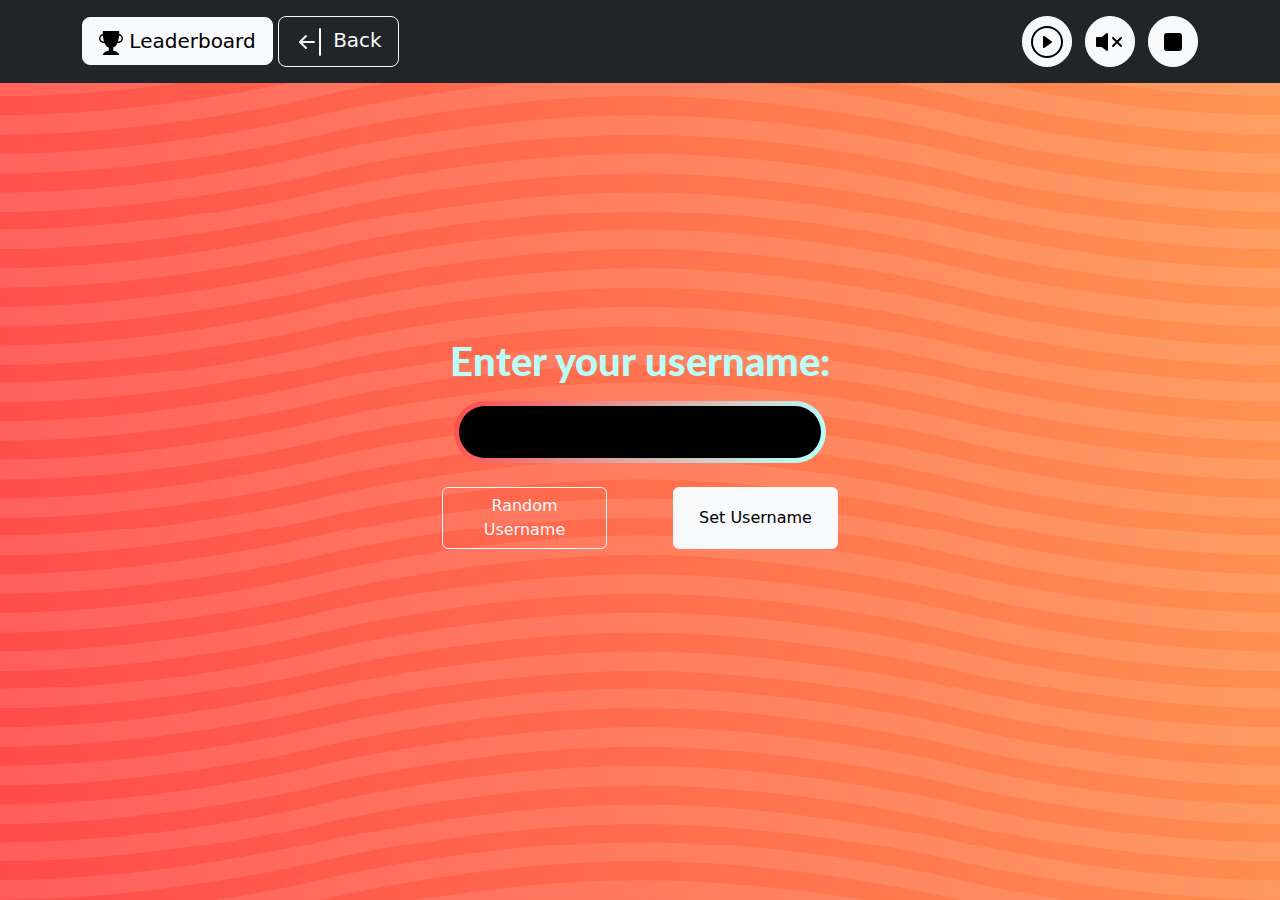
<file: public/name.html>
<!DOCTYPE html>
<html>
    <head>
        <meta charset="utf-8">
        <meta http-equiv="X-UA-Compatible" content="IE=edge">
        <title>Otaku-Meter</title>
        <meta name="description" content="">
        <meta name="viewport" content="width=device-width, initial-scale=1">
        <link rel="preconnect" href="https://fonts.googleapis.com">
        <link rel="preconnect" href="https://fonts.gstatic.com" crossorigin>
        <link href="https://fonts.googleapis.com/css2?family=Lato:ital,wght@0,100;0,300;0,400;0,700;0,900;1,100;1,300;1,400;1,700;1,900&family=Russo+One&display=swap" rel="stylesheet">
        <link href="https://cdn.jsdelivr.net/npm/bootstrap@5.3.3/dist/css/bootstrap.min.css" rel="stylesheet" integrity="sha384-QWTKZyjpPEjISv5WaRU9OFeRpok6YctnYmDr5pNlyT2bRjXh0JMhjY6hW+ALEwIH" crossorigin="anonymous">
        <link rel="stylesheet" href="./css/colors.css">
        <link rel="stylesheet" href="./css/fonts.css">
        <link rel="stylesheet" href="./css/name.css">
    </head>
    <body id="bootstrap-override" class="">
        <section id="name-page" class="bg-wave">
            <nav class="py-3 bg-dark">
                <div class="container d-flex align-items-center justify-content-between">
                    <div>
                        <button id="leaderboard" class="btn btn-lg btn-light">
                            <svg xmlns="http://www.w3.org/2000/svg" width="24" height="24" fill="currentColor" class="bi bi-trophy-fill" viewBox="0 0 16 16">
                                <path d="M2.5.5A.5.5 0 0 1 3 0h10a.5.5 0 0 1 .5.5q0 .807-.034 1.536a3 3 0 1 1-1.133 5.89c-.79 1.865-1.878 2.777-2.833 3.011v2.173l1.425.356c.194.048.377.135.537.255L13.3 15.1a.5.5 0 0 1-.3.9H3a.5.5 0 0 1-.3-.9l1.838-1.379c.16-.12.343-.207.537-.255L6.5 13.11v-2.173c-.955-.234-2.043-1.146-2.833-3.012a3 3 0 1 1-1.132-5.89A33 33 0 0 1 2.5.5m.099 2.54a2 2 0 0 0 .72 3.935c-.333-1.05-.588-2.346-.72-3.935m10.083 3.935a2 2 0 0 0 .72-3.935c-.133 1.59-.388 2.885-.72 3.935"/>
                              </svg>
                            Leaderboard
                        </button>
                        <button id="back" class="btn btn-lg btn-outline-light">
                            <svg xmlns="http://www.w3.org/2000/svg" width="32" height="32" fill="currentColor" class="bi bi-arrow-bar-left" viewBox="0 0 16 16">
                                <path fill-rule="evenodd" d="M12.5 15a.5.5 0 0 1-.5-.5v-13a.5.5 0 0 1 1 0v13a.5.5 0 0 1-.5.5M10 8a.5.5 0 0 1-.5.5H3.707l2.147 2.146a.5.5 0 0 1-.708.708l-3-3a.5.5 0 0 1 0-.708l3-3a.5.5 0 1 1 .708.708L3.707 7.5H9.5a.5.5 0 0 1 .5.5"/>
                            </svg>
                            Back
                        </button>
                    </div>
                    <div>
                        <audio id="audio" src="./assets/chikadance.mp3"></audio>
                        <button id="playPause" class="music-btn btn btn-lg p-2 btn-light rounded-5">
                            <svg xmlns="http://www.w3.org/2000/svg" width="32" height="32" fill="currentColor" class="bi bi-play-circle" viewBox="0 0 16 16">
                                <path d="M8 15A7 7 0 1 1 8 1a7 7 0 0 1 0 14m0 1A8 8 0 1 0 8 0a8 8 0 0 0 0 16"/>
                                <path d="M6.271 5.055a.5.5 0 0 1 .52.038l3.5 2.5a.5.5 0 0 1 0 .814l-3.5 2.5A.5.5 0 0 1 6 10.5v-5a.5.5 0 0 1 .271-.445"/>
                            </svg>
                        </button>
                        <button id="mute" class="music-btn btn btn-lg btn-light mx-2 p-2 rounded-5">
                            <svg xmlns="http://www.w3.org/2000/svg" width="32" height="32" fill="currentColor" class="bi bi-volume-mute-fill" viewBox="0 0 16 16">
                                <path d="M6.717 3.55A.5.5 0 0 1 7 4v8a.5.5 0 0 1-.812.39L3.825 10.5H1.5A.5.5 0 0 1 1 10V6a.5.5 0 0 1 .5-.5h2.325l2.363-1.89a.5.5 0 0 1 .529-.06m7.137 2.096a.5.5 0 0 1 0 .708L12.207 8l1.647 1.646a.5.5 0 0 1-.708.708L11.5 8.707l-1.646 1.647a.5.5 0 0 1-.708-.708L10.793 8 9.146 6.354a.5.5 0 1 1 .708-.708L11.5 7.293l1.646-1.647a.5.5 0 0 1 .708 0"/>
                            </svg>
                        </button>
                        <button id="stop" class="music-btn btn btn-lg btn-light p-2 rounded-5">
                            <svg xmlns="http://www.w3.org/2000/svg" width="32" height="32" fill="currentColor" class="bi bi-stop-fill" viewBox="0 0 16 16">
                                <path d="M5 3.5h6A1.5 1.5 0 0 1 12.5 5v6a1.5 1.5 0 0 1-1.5 1.5H5A1.5 1.5 0 0 1 3.5 11V5A1.5 1.5 0 0 1 5 3.5"/>
                            </svg>
                        </button>
                    </div>
                </div>
            </nav>
            <div id="name-area" class="container d-flex justify-content-center align-items-center flex-column">
                <span class="h1 lato-black color1 mb-3">Enter your username:</span>
                <div class="col-4">
                    <input type="text" id="name" class="input-group__input" value="" />
                    <div class="row mt-4 justify-content-between">
                        <button class="btn btn-outline-light col-5" id="randomName">Random Username</button>
                        <button class="btn btn-light col-5" id="setName">Set Username</button>
                    </div>
                </div>
            </div>
        </section>
        <script src="./js/name.js"></script>
        <script src="./js/music.js"></script>
        <script src="https://cdn.jsdelivr.net/npm/bootstrap@5.3.3/dist/js/bootstrap.bundle.min.js" integrity="sha384-YvpcrYf0tY3lHB60NNkmXc5s9fDVZLESaAA55NDzOxhy9GkcIdslK1eN7N6jIeHz" crossorigin="anonymous"></script>
    </body>
</html>
</file>
<file: public/css/start.css>
#start-page {
    height: 100vh;
}

body {
	margin:0;
}

.title-page {
	height: 80%;
}
  
body {
	height: 100vh;
	background: linear-gradient(90deg,#FF4A4A,#FF9551);
  
  }
  
.slider-thumb::before {
	position: absolute;
	content: "";
	left: 30%;
	top: 20%;
	width: 450px;
	height: 450px;
	background: #17141d;
	border-radius: 62% 47% 82% 35% / 45% 45% 80% 66%;
	will-change: border-radius, transform, opacity;
	animation: sliderShape 5s linear infinite;
	display: block;
	z-index: -1;
	-webkit-animation: sliderShape 5s linear infinite;
}

@keyframes sliderShape{
	0%,100%{
	border-radius: 42% 58% 70% 30% / 45% 45% 55% 55%;
	  transform: translate3d(0,0,0) rotateZ(0.01deg);
	}
	34%{
		border-radius: 70% 30% 46% 54% / 30% 29% 71% 70%;
	  transform:  translate3d(0,5px,0) rotateZ(0.01deg);
	}
	50%{
	  transform: translate3d(0,0,0) rotateZ(0.01deg);
	}
	67%{
	  border-radius: 100% 60% 60% 100% / 100% 100% 60% 60% ;
	  transform: translate3d(0,-3px,0) rotateZ(0.01deg);
	}
}

.game-title {
	font-size: 6rem;
	position: absolute;
	text-shadow: -15px 5px 20px #FEFBF6;
	top: 35%;
	left: 50%;
	transform: translate(-50%,-50%);
	letter-spacing: 0.02em;
	text-align: center;
	color: #FEFBF6;
	text-shadow: 5px 5px 0px #B9FFF8, 
		10px 10px 0px #6FEDD6, 
		15px 15px 0px  #FF9551, 
		20px 20px 0px #FF4A4A;
}

.start-btn {
	background-color: #FEFBF6;
	border-radius: 40px;
	color: #FF4A4A;
	border: none;
	width: 20vw;
	height: auto;
	font-size: 50px;
}

.start-btn:hover {
	background-color: #6FEDD6;
	color: #FEFBF6;
	box-shadow: 1px 49px 85px -29px rgba(0,0,0,0.75);
}
</file>
<file: public/css/fonts.css>
.lato-thin {
    font-family: "Lato", sans-serif;
    font-weight: 100;
    font-style: normal;
}
  
.lato-light {
    font-family: "Lato", sans-serif;
    font-weight: 300;
    font-style: normal;
}
  
.lato-regular {
    font-family: "Lato", sans-serif;
    font-weight: 400;
    font-style: normal;
}
  
  .lato-bold {
    font-family: "Lato", sans-serif;
    font-weight: 700;
    font-style: normal;
  }
  
  .lato-black {
    font-family: "Lato", sans-serif;
    font-weight: 900;
    font-style: normal;
  }
  
  .lato-thin-italic {
    font-family: "Lato", sans-serif;
    font-weight: 100;
    font-style: italic;
  }
  
  .lato-light-italic {
    font-family: "Lato", sans-serif;
    font-weight: 300;
    font-style: italic;
  }
  
  .lato-regular-italic {
    font-family: "Lato", sans-serif;
    font-weight: 400;
    font-style: italic;
  }
  
  .lato-bold-italic {
    font-family: "Lato", sans-serif;
    font-weight: 700;
    font-style: italic;
  }
  
  .lato-black-italic {
    font-family: "Lato", sans-serif;
    font-weight: 900;
    font-style: italic;
  }

.russo-one-regular {
	font-family: "Russo One", sans-serif;
	font-weight: 400;
	font-style: normal;
}
</file>
<file: public/css/game.css>
#game-page {
    height: 100vh;
}

#dropsSection {
    height: 48%;
}

#dragsSection {
    height: 50%;
}

#gameSection {
    height: 80%;
}

.drag-box {
    height: 80%;
}

#namesSection {
    height: 10%;
}

span.name{
	letter-spacing:0.01em;
    -webkit-text-fill-color: transparent;
    -webkit-text-stroke-width: 1px;
    -webkit-text-stroke-color: white;
    text-shadow: 
        2px 2px #FF4A4A,
        4px 4px #000000;
}
</file>
<file: public/css/loader.css>
body{
	padding: 0;
	margin: 0;
	height: 100vh;
	width:100vw;
	display:flex;
	align-items: center;
	justify-content: center;
}

.loader{
	-webkit-perspective:700px;
	perspective: 700px;
}

.loader>span{
	font-size: 130px;
	font-family: "Lato", sans-serif;
	display: inline-block;
	animation:flip 2.6s infinite linear;
	transform-origin:0 70%;
	transform-style:preserve-3d;
	-webkit-transform-style:preserve-3d;
}

@keyframes flip{
	35%{
		transform: rotateX(360deg);
	}
	100%{
		transform: rotatex(360deg);
	}
}

.loader>span:nth-child(2){
	animation-delay: 0.3s;
}

.loader>span:nth-child(3){
	animation-delay: 0.6s;
}

.loader>span:nth-child(4){
	animation-delay: 0.9s;
}

.loader>span:nth-child(5){
	animation-delay: 1.2s;
}

.loader>span:nth-child(6){
	animation-delay: 1.5s
}

.loader>span:nth-child(7){
	animation-delay: 1.8s
}

.bg-wave {
    background-color: #FF9551;
    box-shadow: 2px 2px 12px 0 #FF4A4A58;
    border-radius: 0 0 21px 0;
    
    background-image: 
        url("data:image/svg+xml;charset=UTF-8,%3csvg xmlns='http://www.w3.org/2000/svg' width='1600' height='198'%3e%3cdefs%3e%3clinearGradient id='a' x1='50%25' x2='50%25' y1='-10.959%25' y2='100%25'%3e%3cstop stop-color='%23fcc900' stop-opacity='.25' offset='0%25'/%3e%3cstop stop-color='%23fcc900' offset='100%25'/%3e%3c/linearGradient%3e%3c/defs%3e%3cpath fill='url(%23a)' fill-rule='evenodd' d='M.005 121C311 121 409.898-.25 811 0c400 0 500 121 789 121v77H0s.005-48 .005-77z'/%3e%3c/svg%3e"),
        url("data:image/svg+xml;charset=UTF-8,%3csvg xmlns='http://www.w3.org/2000/svg' width='1600' height='198'%3e%3cdefs%3e%3clinearGradient id='a' x1='50%25' x2='50%25' y1='-10.959%25' y2='100%25'%3e%3cstop stop-color='%23fcc900' stop-opacity='.25' offset='0%25'/%3e%3cstop stop-color='%23fcc900' offset='100%25'/%3e%3c/linearGradient%3e%3c/defs%3e%3cpath fill='url(%23a)' fill-rule='evenodd' d='M.005 121C311 121 409.898-.25 811 0c400 0 500 121 789 121v77H0s.005-48 .005-77z'/%3e%3c/svg%3e"),
        url("data:image/svg+xml;charset=UTF-8,%3csvg xmlns='http://www.w3.org/2000/svg' width='1600' height='198'%3e%3cdefs%3e%3clinearGradient id='a' x1='50%25' x2='50%25' y1='-10.959%25' y2='100%25'%3e%3cstop stop-color='%23fcc900' stop-opacity='.25' offset='0%25'/%3e%3cstop stop-color='%23fcc900' offset='100%25'/%3e%3c/linearGradient%3e%3c/defs%3e%3cpath fill='url(%23a)' fill-rule='evenodd' d='M.005 121C311 121 409.898-.25 811 0c400 0 500 121 789 121v77H0s.005-48 .005-77z'/%3e%3c/svg%3e");
    background-repeat: repeat-x;
    background-size: 1600px 50%;
    background-position: 0 130%, -50px 130%, 500px 130%;
    
    animation: 20s waves linear infinite forwards;
}
  
@keyframes waves {
    to {
        background-position: 1600px 130%, 3150px 130%, 5300px 130%;
    }
}
</file>
<file: public/css/colors.css>
#bootstrap-override.bg-color{
    background-color: #FEFBF6;
}

#bootstrap-override .bg-color1{
    background-color: #B9FFF8;
}

#bootstrap-override .bg-color2{
    background-color: #6FEDD6;
}

#bootstrap-override .bg-color3{
    background-color: #FF9551;
}

#bootstrap-override .bg-color4{
    background-color: #FF4A4A;
}

#bootstrap-override .color1{
    color: #B9FFF8;
}

#bootstrap-override .color2{
    color: #6FEDD6;
}

#bootstrap-override .color3{
    color: #FF9551;
}

#bootstrap-override .color4{
    color: #FF4A4A;
}

#bootstrap-override #levels-page{
    height: 100%;
    color: #fff;
    background: -webkit-linear-gradient(110deg, #6FEDD6 33%, rgba(0, 0, 0, 0) 33%), -webkit-linear-gradient(110deg, #FF9551 66%, #FF4A4A 66%);
    background: -o-linear-gradient(110deg, #6FEDD6 33%, rgba(0, 0, 0, 0) 33%), -o-linear-gradient(110deg, #FF9551 66%, #FF4A4A 66%);
    background: -moz-linear-gradient(110deg, #6FEDD6 33%, rgba(0, 0, 0, 0) 33%), -moz-linear-gradient(110deg, #FF9551 66%, #FF4A4A 66%);
    background: linear-gradient(110deg, #6FEDD6 33%, rgba(0, 0, 0, 0) 33%), linear-gradient(110deg, #FF9551 66%, #FF4A4A 66%);
}

body, html {
    height: 100vh;
	margin:0;
}

.bg-waves {
    background-color: #B9FFF8;
    
    background-image: 
      url("data:image/svg+xml;charset=UTF-8,%3csvg xmlns='http://www.w3.org/2000/svg' width='1600' height='198'%3e%3cdefs%3e%3clinearGradient id='a' x1='50%25' x2='50%25' y1='-10.959%25' y2='100%25'%3e%3cstop stop-color='%23fcc900' stop-opacity='.25' offset='0%25'/%3e%3cstop stop-color='%23fcc900' offset='100%25'/%3e%3c/linearGradient%3e%3c/defs%3e%3cpath fill='url(%23a)' fill-rule='evenodd' d='M.005 121C311 121 409.898-.25 811 0c400 0 500 121 789 121v77H0s.005-48 .005-77z'/%3e%3c/svg%3e"),
      url("data:image/svg+xml;charset=UTF-8,%3csvg xmlns='http://www.w3.org/2000/svg' width='1600' height='198'%3e%3cdefs%3e%3clinearGradient id='a' x1='50%25' x2='50%25' y1='-10.959%25' y2='100%25'%3e%3cstop stop-color='%23fcc900' stop-opacity='.25' offset='0%25'/%3e%3cstop stop-color='%23fcc900' offset='100%25'/%3e%3c/linearGradient%3e%3c/defs%3e%3cpath fill='url(%23a)' fill-rule='evenodd' d='M.005 121C311 121 409.898-.25 811 0c400 0 500 121 789 121v77H0s.005-48 .005-77z'/%3e%3c/svg%3e"),
      url("data:image/svg+xml;charset=UTF-8,%3csvg xmlns='http://www.w3.org/2000/svg' width='1600' height='198'%3e%3cdefs%3e%3clinearGradient id='a' x1='50%25' x2='50%25' y1='-10.959%25' y2='100%25'%3e%3cstop stop-color='%23fcc900' stop-opacity='.25' offset='0%25'/%3e%3cstop stop-color='%23fcc900' offset='100%25'/%3e%3c/linearGradient%3e%3c/defs%3e%3cpath fill='url(%23a)' fill-rule='evenodd' d='M.005 121C311 121 409.898-.25 811 0c400 0 500 121 789 121v77H0s.005-48 .005-77z'/%3e%3c/svg%3e");
    background-repeat: repeat-x;
    background-size: 1500px 80%;
    background-position: 0 130%, -50px 130%, 500px 130%;
    
    animation: 20s waves linear infinite forwards;
  }
  
  @keyframes waves {
    to {
      background-position: 1600px 130%, 3150px 130%, 5300px 130%;
    }
}
</file>
<file: public/css/leaderboard.css>
#leaderboard-page {
    min-height: 100vh;
}

#bootstrap-override #leaderboard-page{
    height: 100%;
    color: #fff;
    background: -webkit-linear-gradient(110deg, #6FEDD6 33%, rgba(0, 0, 0, 0) 33%), -webkit-linear-gradient(110deg, #FF9551 66%, #FF4A4A 66%);
    background: -o-linear-gradient(110deg, #6FEDD6 33%, rgba(0, 0, 0, 0) 33%), -o-linear-gradient(110deg, #FF9551 66%, #FF4A4A 66%);
    background: -moz-linear-gradient(110deg, #6FEDD6 33%, rgba(0, 0, 0, 0) 33%), -moz-linear-gradient(110deg, #FF9551 66%, #FF4A4A 66%);
    background: linear-gradient(110deg, #6FEDD6 33%, rgba(0, 0, 0, 0) 33%), linear-gradient(110deg, #FF9551 66%, #FF4A4A 66%);
}
</file>
<file: public/css/levels.css>
#bootstrap-override .levels {
    height: 80vh;
}
</file>
<file: public/css/name.css>
#bootstrap-override #name-page {
    height: 100vh;
}

#bootstrap-override #name-area {
    height: 80vh;
}

.input-group__input {
    color: #fff;
    font-size: 1.25rem;
    line-height: 1;
    border-style: none;
    outline: none;
    height: 3.1em;
    width: 100%;
    padding: 0.8em 1em;
    border: 0.25em solid transparent;
    background-image: linear-gradient(#000, #000), linear-gradient(120deg, #FF4A4A 0%, #B9FFF8 50%, #6FEDD6 100%);
    background-origin: border-box;
    background-clip: padding-box, border-box;
    border-radius: 1.8em;
    background-size: 200% 100%;
    transition: background-position 0.8s ease-out;
}

.input-group__input:hover {
    background-position: 100% 0;
}

.input-group__input:focus {
    outline: 2px dashed #FEFBF6;
    outline-offset: 0.5em;
}

@media (prefers-reduced-motion: reduce) {
    * {
      animation: none !important;
      transition-duration: 0.001s !important;
    }
}

.bg-wave {
    background: linear-gradient(100deg, #FF4A4A, #FF9551);
    background-color: #ffffff;
    background-image: url("data:image/svg+xml,%3Csvg xmlns='http://www.w3.org/2000/svg' viewBox='0 0 460 55'%3E%3Cg fill='none' fill-rule='evenodd' stroke='%23fff' stroke-width='7' opacity='.1'%3E%3Cpath d='M-345 34.5s57.5-13.8 115-13.8 115 13.8 115 13.8S-57.5 48.3 0 48.3s115-13.8 115-13.8 57.5-13.8 115-13.8 115 13.8 115 13.8 57.5 13.8 115 13.8 115-13.8 115-13.8'/%3E%3Cpath d='M-345 20.7s57.5-13.8 115-13.8 115 13.8 115 13.8S-57.5 34.5 0 34.5s115-13.8 115-13.8S172.5 6.9 230 6.9s115 13.8 115 13.8 57.5 13.8 115 13.8 115-13.8 115-13.8m-920 27.6s57.5-13.8 115-13.8 115 13.8 115 13.8S-57.5 62.1 0 62.1s115-13.8 115-13.8 57.5-13.8 115-13.8 115 13.8 115 13.8 57.5 13.8 115 13.8 115-13.8 115-13.8'/%3E%3Cpath d='M-345 6.9s57.5-13.8 115-13.8S-115 6.9-115 6.9-57.5 20.7 0 20.7 115 6.9 115 6.9 172.5-6.9 230-6.9 345 6.9 345 6.9s57.5 13.8 115 13.8S575 6.9 575 6.9'/%3E%3Cpath d='M-345-6.9s57.5-13.8 115-13.8S-115-6.9-115-6.9-57.5 6.9 0 6.9 115-6.9 115-6.9s57.5-13.8 115-13.8S345-6.9 345-6.9 402.5 6.9 460 6.9 575-6.9 575-6.9m-920 69s57.5-13.8 115-13.8 115 13.8 115 13.8S-57.5 75.9 0 75.9s115-13.8 115-13.8 57.5-13.8 115-13.8 115 13.8 115 13.8 57.5 13.8 115 13.8 115-13.8 115-13.8'/%3E%3C/g%3E%3C/svg%3E%0A"), linear-gradient(80deg, #FF4A4A, #FF9551);
    background-position: 50% 50%;
    animation: background-move 10s linear infinite;
    background-size: 100vw auto, 100% 100%;
    background-size: max(100vw, 30em) auto, 100% 100%;
}

@keyframes background-move {
    0% {
      background-position: 0 0, 0 0;
    }
    100% {
      background-position: 100vw 0, 0 0;
      background-position: max(100vw, 40em) 0, 0 0;
    }
  }
</file>
